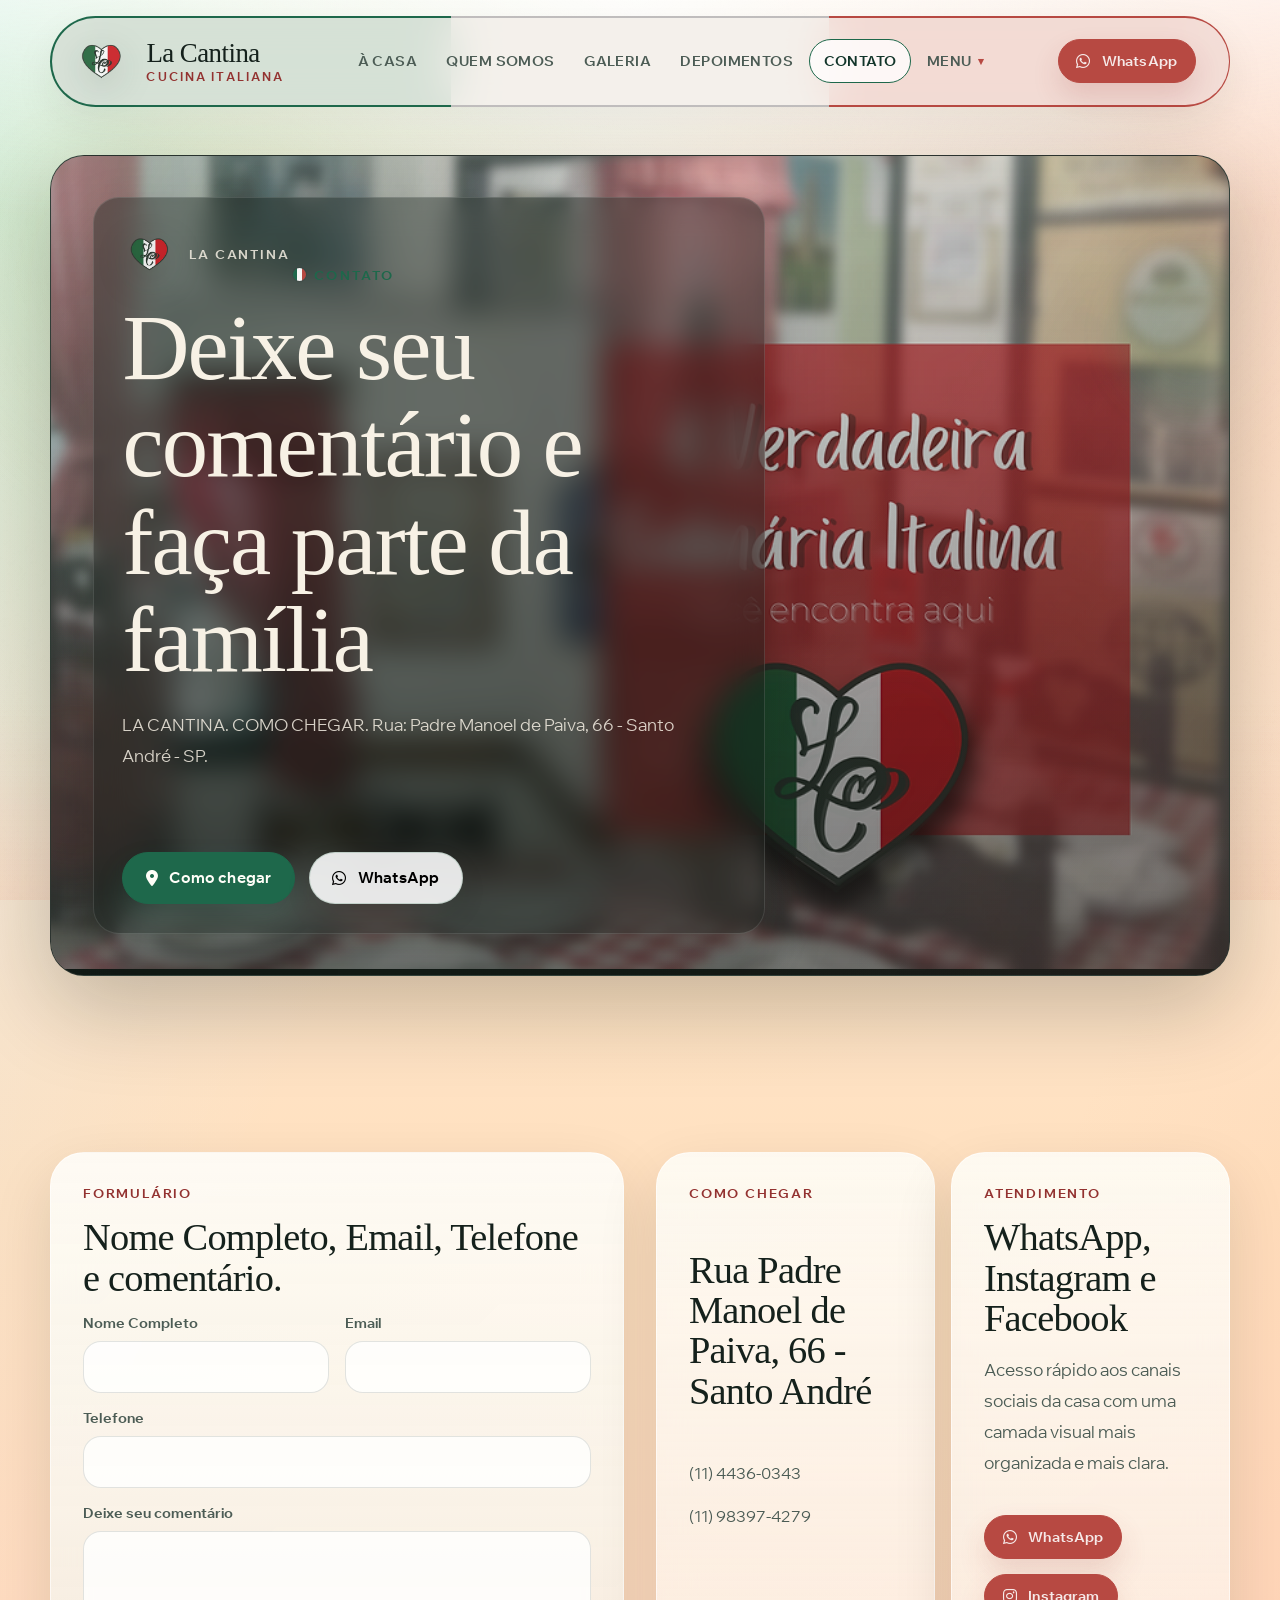
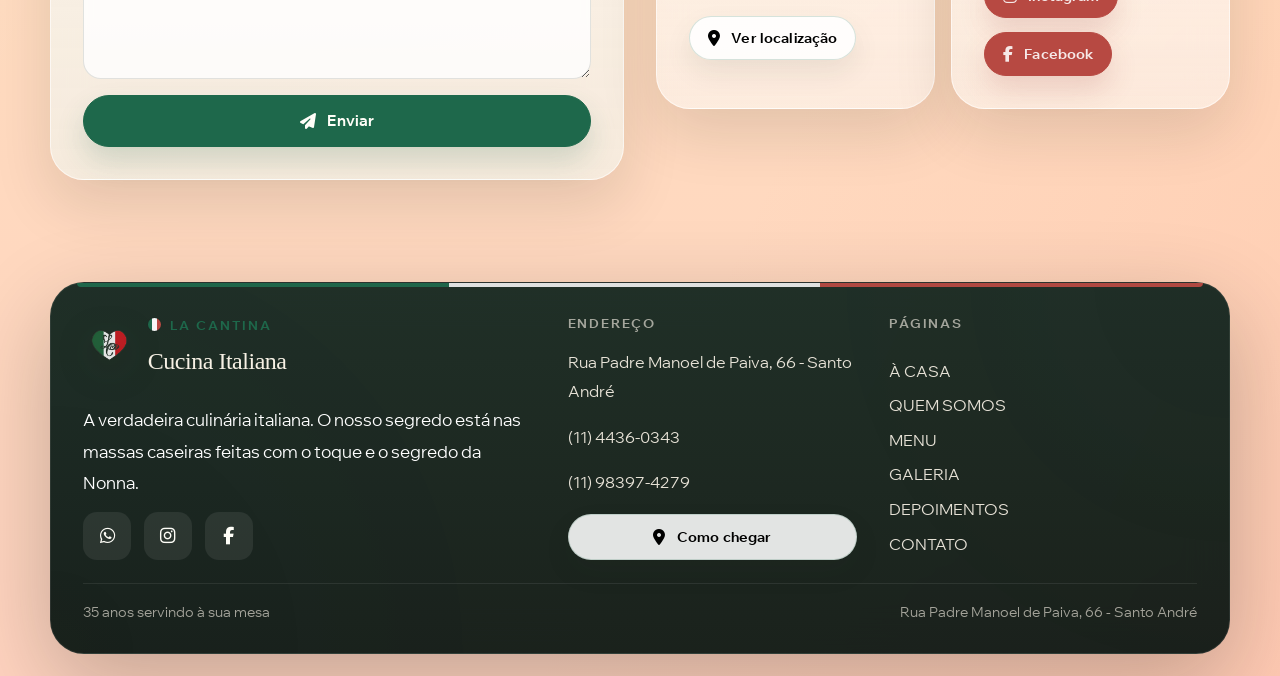
<file: contato/index.html>
<!DOCTYPE html>
<html lang="pt-BR">
<head>
  <meta charset="utf-8">
  <meta name="viewport" content="width=device-width, initial-scale=1">
  <title>CONTATO | La Cantina</title>
  <meta name="description" content="Contato, localização e canais diretos da La Cantina em Santo André.">
  <link rel="icon" sizes="192x192" href="../icons/favicon-192.png" type="image/png">
  <link rel="apple-touch-icon" href="../icons/apple-touch-icon.png" type="image/png">
  <link rel="shortcut icon" href="../icons/favicon-32.png" type="image/png">
  <link
    rel="stylesheet"
    href="https://cdnjs.cloudflare.com/ajax/libs/font-awesome/6.5.2/css/all.min.css"
    referrerpolicy="no-referrer"
  >
  <link rel="stylesheet" href="../css/main.css">
</head>
<body data-page="contato" data-root="../">
  <div class="page-shell">
    <header data-site-header></header>

    <main>
      <section class="page-hero section">
        <div class="container">
          <div class="page-hero__panel panel panel--dark">
            <div class="page-hero__visual" data-parallax data-speed="0.02">
              <img
                src="../images/hero-main.png"
                srcset="../images/hero-main.png 1x, ../images/hero-main@2x.png 2x"
                alt="Contato La Cantina"
                loading="eager"
              >
            </div>
            <div class="page-hero__veil"></div>
            <div class="page-hero__orbs">
              <span class="page-hero__orb page-hero__orb--green"></span>
              <span class="page-hero__orb page-hero__orb--red"></span>
            </div>
            <div class="page-hero__content">
              <div class="page-hero__brand" data-reveal>
                <img src="../icons/apple-touch-icon.png" alt="">
                <span>La Cantina</span>
              </div>
              <span class="eyebrow" data-reveal>Contato</span>
              <h1 class="page-hero__title" data-reveal>Deixe seu comentário e faça parte da família</h1>
              <p class="page-hero__copy" data-reveal>LA CANTINA. COMO CHEGAR. Rua: Padre Manoel de Paiva, 66 - Santo André - SP.</p>
              <div class="page-hero__stats" data-reveal>
                <span class="tag">(11) 4436-0343</span>
                <span class="tag tag--tint">(11) 98397-4279</span>
              </div>
              <div class="page-hero__actions" data-reveal>
                <a class="button button--primary" href="https://www.google.com.br/maps/place/Restaurante+La+Cantina/@-23.6536247,-46.5399554,17z/data=!3m1!4b1!4m5!3m4!1s0x94ce42ecd2a07e8b:0x69dd986731d73099!8m2!3d-23.6536492!4d-46.5355073" target="_blank" rel="noreferrer noopener">
                  <i class="fa-solid fa-location-dot" aria-hidden="true"></i>
                  <span>Como chegar</span>
                </a>
                <a class="button button--secondary" href="https://wa.me/+5511983974279" target="_blank" rel="noreferrer noopener">
                  <i class="fa-brands fa-whatsapp" aria-hidden="true"></i>
                  <span>WhatsApp</span>
                </a>
              </div>
            </div>
          </div>
        </div>
      </section>

      <section class="section">
        <div class="container contact-grid">
          <form class="comment-form panel panel--accent" data-comment-form data-reveal>
            <span class="info-card__label">Formulário</span>
            <h2 class="detail-card__title">Nome Completo, Email, Telefone e comentário.</h2>
            <div class="comment-form__grid">
              <div class="field">
                <label for="nome">Nome Completo</label>
                <input id="nome" name="nome" type="text" autocomplete="name" required>
              </div>
              <div class="field">
                <label for="email">Email</label>
                <input id="email" name="email" type="email" autocomplete="email" required>
              </div>
              <div class="field field--full">
                <label for="telefone">Telefone</label>
                <input id="telefone" name="telefone" type="tel" autocomplete="tel" required>
              </div>
              <div class="field field--full">
                <label for="comentario">Deixe seu comentário</label>
                <textarea id="comentario" name="comentario" required></textarea>
              </div>
            </div>
            <button class="button button--primary" type="submit">
              <i class="fa-solid fa-paper-plane" aria-hidden="true"></i>
              <span>Enviar</span>
            </button>
            <p class="form-note" data-form-note hidden>Agradecemos seu comentário.</p>
          </form>

          <div class="contact-stack">
            <article class="info-card panel" data-reveal>
              <span class="info-card__label">Como chegar</span>
              <h3 class="detail-card__title">Rua Padre Manoel de Paiva, 66 - Santo André</h3>
              <ul class="info-card__list">
                <li>(11) 4436-0343</li>
                <li>(11) 98397-4279</li>
              </ul>
              <div class="contact-actions">
                <a class="button button--secondary button--small" href="https://www.google.com.br/maps/place/Restaurante+La+Cantina/@-23.6536247,-46.5399554,17z/data=!3m1!4b1!4m5!3m4!1s0x94ce42ecd2a07e8b:0x69dd986731d73099!8m2!3d-23.6536492!4d-46.5355073" target="_blank" rel="noreferrer noopener">
                  <i class="fa-solid fa-location-dot" aria-hidden="true"></i>
                  <span>Ver localização</span>
                </a>
              </div>
            </article>

            <article class="info-card panel" data-reveal>
              <span class="info-card__label">Atendimento</span>
              <h3 class="detail-card__title">WhatsApp, Instagram e Facebook</h3>
              <p class="info-card__copy">Acesso rápido aos canais sociais da casa com uma camada visual mais organizada e mais clara.</p>
              <div class="contact-actions">
                <a class="button button--ghost button--small" href="https://wa.me/+5511983974279" target="_blank" rel="noreferrer noopener">
                  <i class="fa-brands fa-whatsapp" aria-hidden="true"></i>
                  <span>WhatsApp</span>
                </a>
                <a class="button button--ghost button--small" href="https://www.instagram.com/lacantina_cucinaitaliana/" target="_blank" rel="noreferrer noopener">
                  <i class="fa-brands fa-instagram" aria-hidden="true"></i>
                  <span>Instagram</span>
                </a>
                <a class="button button--ghost button--small" href="https://www.facebook.com/La-Cantina-Cuccina-Italiana-107710615327045" target="_blank" rel="noreferrer noopener">
                  <i class="fa-brands fa-facebook-f" aria-hidden="true"></i>
                  <span>Facebook</span>
                </a>
              </div>
            </article>
          </div>
        </div>
      </section>
    </main>

    <footer data-site-footer></footer>
  </div>

  <script src="../js/main.js" defer></script>
</body>
</html>
</file>
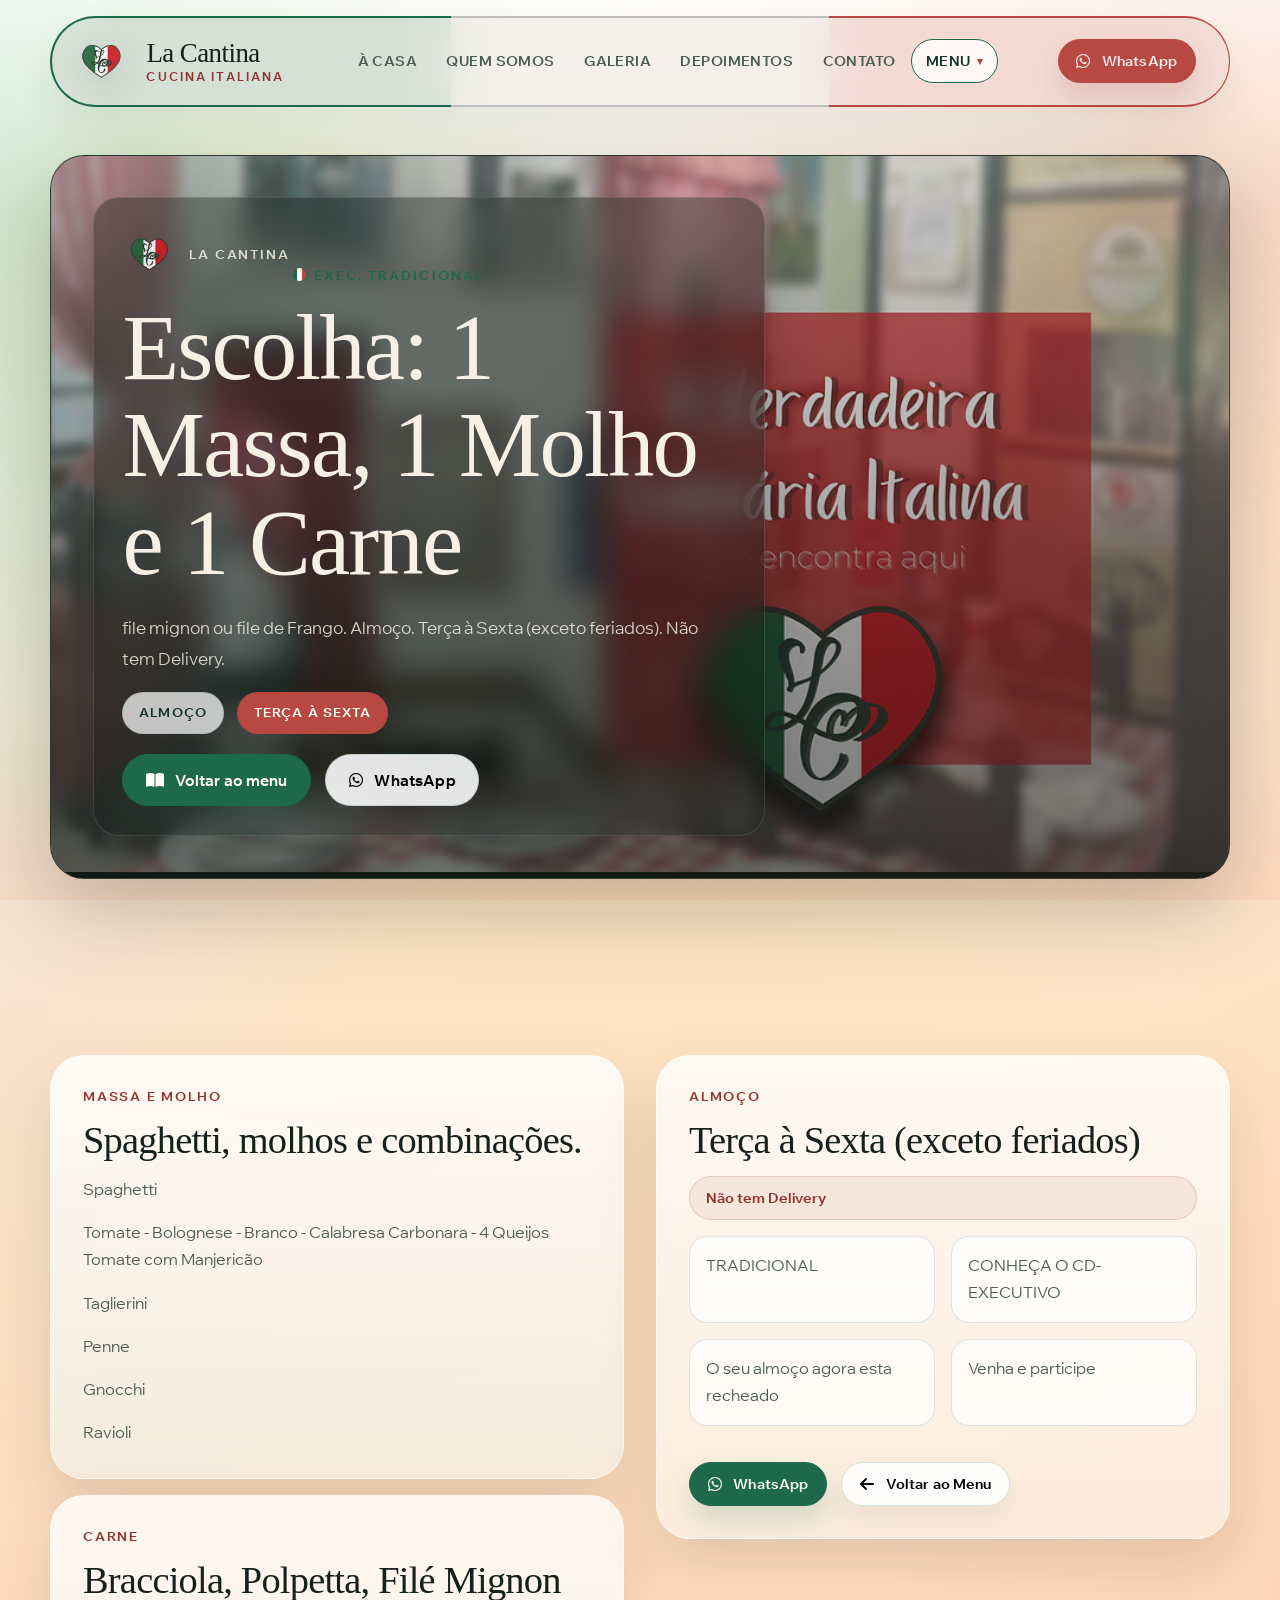
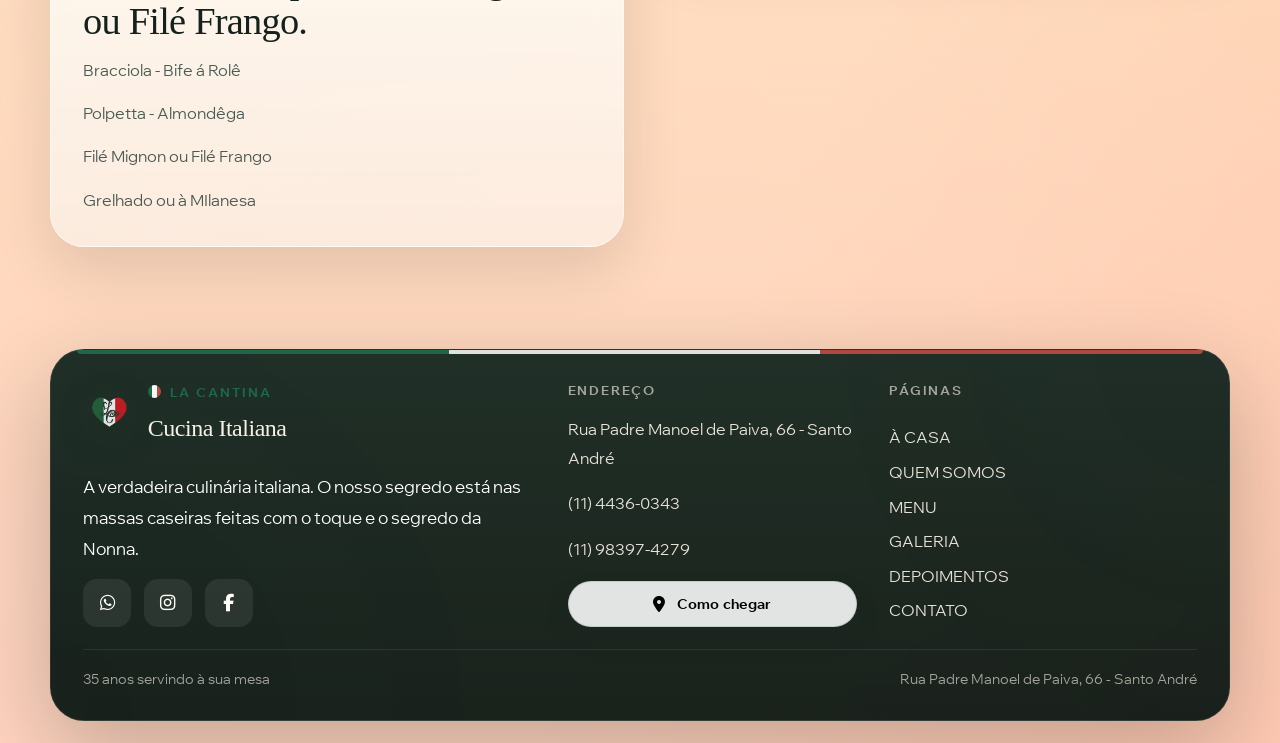
<file: executivotradicional/index.html>
<!DOCTYPE html>
<html lang="pt-BR">
<head>
  <meta charset="utf-8">
  <meta name="viewport" content="width=device-width, initial-scale=1">
  <title>Exec. Tradicional | La Cantina</title>
  <meta name="description" content="Cardápio Executivo Tradicional da La Cantina.">
  <link rel="icon" sizes="192x192" href="../icons/favicon-192.png" type="image/png">
  <link rel="apple-touch-icon" href="../icons/apple-touch-icon.png" type="image/png">
  <link rel="shortcut icon" href="../icons/favicon-32.png" type="image/png">
  <link
    rel="stylesheet"
    href="https://cdnjs.cloudflare.com/ajax/libs/font-awesome/6.5.2/css/all.min.css"
    referrerpolicy="no-referrer"
  >
  <link rel="stylesheet" href="../css/main.css">
</head>
<body data-page="executivotradicional" data-root="../">
  <div class="page-shell">
    <header data-site-header></header>

    <main>
      <section class="page-hero section">
        <div class="container">
          <div class="page-hero__panel panel panel--dark">
            <div class="page-hero__visual" data-parallax data-speed="0.02">
              <img
                src="../images/hero-main.png"
                srcset="../images/hero-main.png 1x, ../images/hero-main@2x.png 2x"
                alt="Executivo Tradicional"
                loading="eager"
              >
            </div>
            <div class="page-hero__veil"></div>
            <div class="page-hero__orbs">
              <span class="page-hero__orb page-hero__orb--green"></span>
              <span class="page-hero__orb page-hero__orb--red"></span>
            </div>
            <div class="page-hero__content">
              <div class="page-hero__brand" data-reveal>
                <img src="../icons/apple-touch-icon.png" alt="">
                <span>La Cantina</span>
              </div>
              <span class="eyebrow" data-reveal>Exec. Tradicional</span>
              <h1 class="page-hero__title" data-reveal>Escolha: 1 Massa, 1 Molho e 1 Carne</h1>
              <p class="page-hero__copy" data-reveal>file mignon ou file de Frango. Almoço. Terça à Sexta (exceto feriados). Não tem Delivery.</p>
              <div class="page-hero__stats" data-reveal>
                <span class="tag">Almoço</span>
                <span class="tag tag--tint">Terça à Sexta</span>
              </div>
              <div class="page-hero__actions" data-reveal>
                <a class="button button--primary" href="../menu/">
                  <i class="fa-solid fa-book-open" aria-hidden="true"></i>
                  <span>Voltar ao menu</span>
                </a>
                <a class="button button--secondary" href="https://wa.me/+5511983974279" target="_blank" rel="noreferrer noopener">
                  <i class="fa-brands fa-whatsapp" aria-hidden="true"></i>
                  <span>WhatsApp</span>
                </a>
              </div>
            </div>
          </div>
        </div>
      </section>

      <section class="section">
        <div class="container detail-grid">
          <div class="detail-stack">
            <article class="detail-card panel panel--accent" data-reveal>
              <span class="detail-card__kicker">Massa e Molho</span>
              <h2 class="detail-card__title">Spaghetti, molhos e combinações.</h2>
              <ul class="detail-list">
                <li>Spaghetti</li>
                <li>Tomate - Bolognese - Branco - Calabresa Carbonara - 4 Queijos Tomate com Manjericão</li>
                <li>Taglierini</li>
                <li>Penne</li>
                <li>Gnocchi</li>
                <li>Ravioli</li>
              </ul>
            </article>

            <article class="detail-card panel" data-reveal>
              <span class="detail-card__kicker">Carne</span>
              <h2 class="detail-card__title">Bracciola, Polpetta, Filé Mignon ou Filé Frango.</h2>
              <ul class="detail-list">
                <li>Bracciola - Bife á Rolê</li>
                <li>Polpetta - Almondêga</li>
                <li>Filé Mignon ou Filé Frango</li>
                <li>Grelhado ou à MIlanesa</li>
              </ul>
            </article>
          </div>

          <article class="detail-card panel" data-reveal>
            <span class="detail-card__kicker">Almoço</span>
            <h2 class="detail-card__title">Terça à Sexta (exceto feriados)</h2>
            <div class="detail-stack">
              <span class="notice">Não tem Delivery</span>
              <ul class="pill-list">
                <li>TRADICIONAL</li>
                <li>CONHEÇA O CD-EXECUTIVO</li>
                <li>O seu almoço agora esta recheado</li>
                <li>Venha e participe</li>
              </ul>
              <div class="contact-actions">
                <a class="button button--primary button--small" href="https://wa.me/+5511983974279" target="_blank" rel="noreferrer noopener">
                  <i class="fa-brands fa-whatsapp" aria-hidden="true"></i>
                  <span>WhatsApp</span>
                </a>
                <a class="button button--secondary button--small" href="../menu/">
                  <i class="fa-solid fa-arrow-left" aria-hidden="true"></i>
                  <span>Voltar ao Menu</span>
                </a>
              </div>
            </div>
          </article>
        </div>
      </section>
    </main>

    <footer data-site-footer></footer>
  </div>

  <script src="../js/main.js" defer></script>
</body>
</html>
</file>
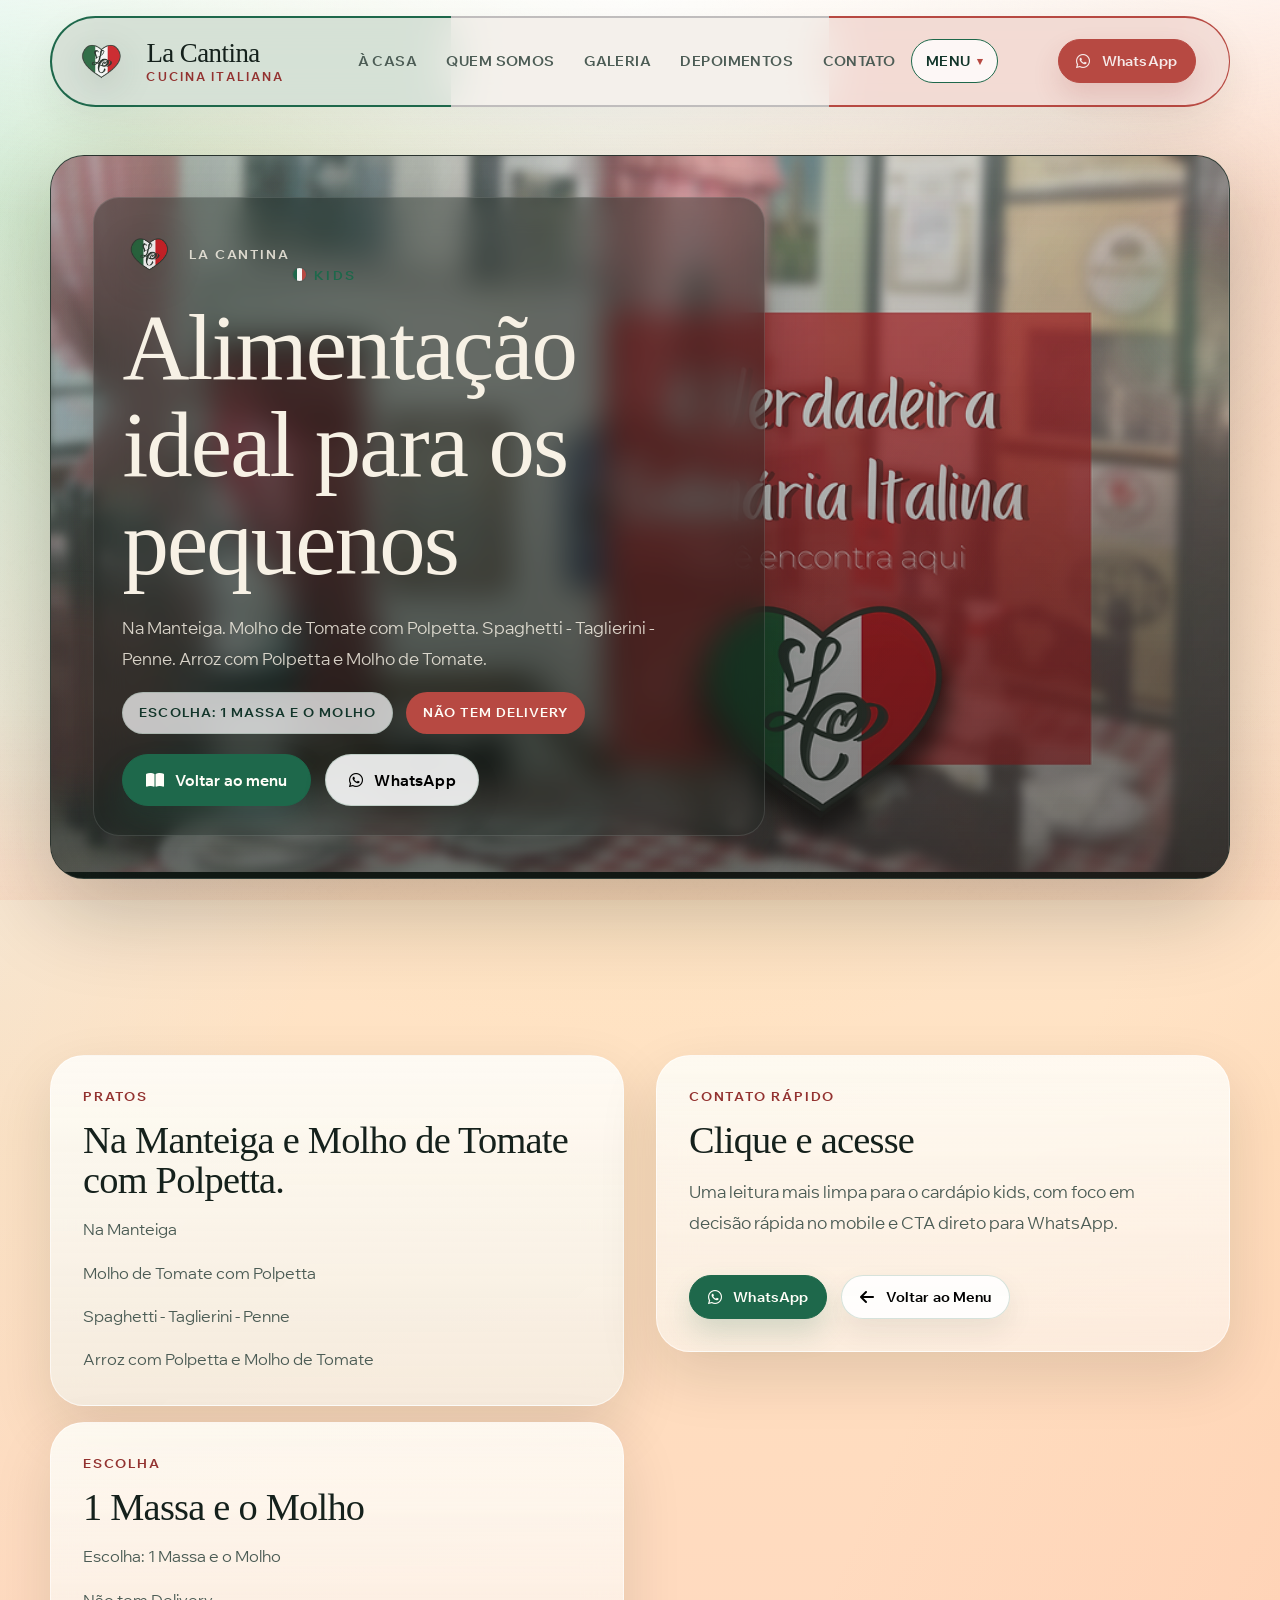
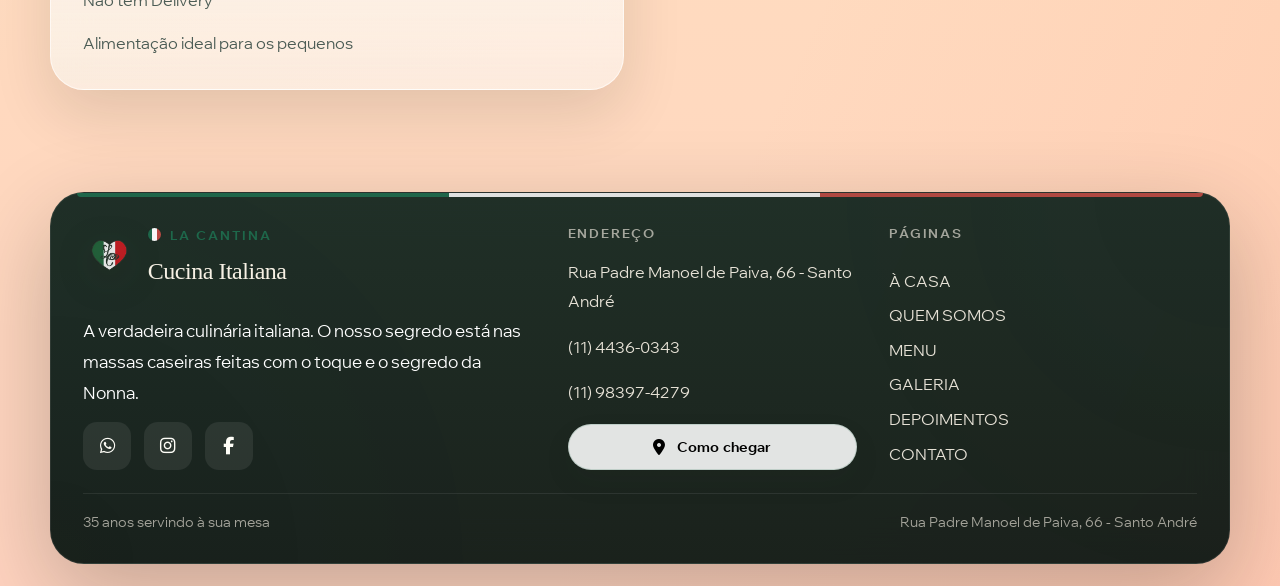
<file: kids/index.html>
<!DOCTYPE html>
<html lang="pt-BR">
<head>
  <meta charset="utf-8">
  <meta name="viewport" content="width=device-width, initial-scale=1">
  <title>Kids | La Cantina</title>
  <meta name="description" content="Cardápio Kids da La Cantina.">
  <link rel="icon" sizes="192x192" href="../icons/favicon-192.png" type="image/png">
  <link rel="apple-touch-icon" href="../icons/apple-touch-icon.png" type="image/png">
  <link rel="shortcut icon" href="../icons/favicon-32.png" type="image/png">
  <link
    rel="stylesheet"
    href="https://cdnjs.cloudflare.com/ajax/libs/font-awesome/6.5.2/css/all.min.css"
    referrerpolicy="no-referrer"
  >
  <link rel="stylesheet" href="../css/main.css">
</head>
<body data-page="kids" data-root="../">
  <div class="page-shell">
    <header data-site-header></header>

    <main>
      <section class="page-hero section">
        <div class="container">
          <div class="page-hero__panel panel panel--dark">
            <div class="page-hero__visual" data-parallax data-speed="0.02">
              <img
                src="../images/hero-main.png"
                srcset="../images/hero-main.png 1x, ../images/hero-main@2x.png 2x"
                alt="Cardápio Kids"
                loading="eager"
              >
            </div>
            <div class="page-hero__veil"></div>
            <div class="page-hero__orbs">
              <span class="page-hero__orb page-hero__orb--green"></span>
              <span class="page-hero__orb page-hero__orb--red"></span>
            </div>
            <div class="page-hero__content">
              <div class="page-hero__brand" data-reveal>
                <img src="../icons/apple-touch-icon.png" alt="">
                <span>La Cantina</span>
              </div>
              <span class="eyebrow" data-reveal>Kids</span>
              <h1 class="page-hero__title" data-reveal>Alimentação ideal para os pequenos</h1>
              <p class="page-hero__copy" data-reveal>Na Manteiga. Molho de Tomate com Polpetta. Spaghetti - Taglierini - Penne. Arroz com Polpetta e Molho de Tomate.</p>
              <div class="page-hero__stats" data-reveal>
                <span class="tag">Escolha: 1 Massa e o Molho</span>
                <span class="tag tag--tint">Não tem Delivery</span>
              </div>
              <div class="page-hero__actions" data-reveal>
                <a class="button button--primary" href="../menu/">
                  <i class="fa-solid fa-book-open" aria-hidden="true"></i>
                  <span>Voltar ao menu</span>
                </a>
                <a class="button button--secondary" href="https://wa.me/+5511983974279" target="_blank" rel="noreferrer noopener">
                  <i class="fa-brands fa-whatsapp" aria-hidden="true"></i>
                  <span>WhatsApp</span>
                </a>
              </div>
            </div>
          </div>
        </div>
      </section>

      <section class="section">
        <div class="container detail-grid">
          <div class="detail-stack">
            <article class="detail-card panel panel--accent" data-reveal>
              <span class="detail-card__kicker">Pratos</span>
              <h2 class="detail-card__title">Na Manteiga e Molho de Tomate com Polpetta.</h2>
              <ul class="detail-list">
                <li>Na Manteiga</li>
                <li>Molho de Tomate com Polpetta</li>
                <li>Spaghetti - Taglierini - Penne</li>
                <li>Arroz com Polpetta e Molho de Tomate</li>
              </ul>
            </article>

            <article class="detail-card panel" data-reveal>
              <span class="detail-card__kicker">Escolha</span>
              <h2 class="detail-card__title">1 Massa e o Molho</h2>
              <ul class="detail-list">
                <li>Escolha: 1 Massa e o Molho</li>
                <li>Não tem Delivery</li>
                <li>Alimentação ideal para os pequenos</li>
              </ul>
            </article>
          </div>

          <article class="detail-card panel" data-reveal>
            <span class="detail-card__kicker">Contato rápido</span>
            <h2 class="detail-card__title">Clique e acesse</h2>
            <div class="detail-stack">
              <p class="section-copy">Uma leitura mais limpa para o cardápio kids, com foco em decisão rápida no mobile e CTA direto para WhatsApp.</p>
              <div class="contact-actions">
                <a class="button button--primary button--small" href="https://wa.me/+5511983974279" target="_blank" rel="noreferrer noopener">
                  <i class="fa-brands fa-whatsapp" aria-hidden="true"></i>
                  <span>WhatsApp</span>
                </a>
                <a class="button button--secondary button--small" href="../menu/">
                  <i class="fa-solid fa-arrow-left" aria-hidden="true"></i>
                  <span>Voltar ao Menu</span>
                </a>
              </div>
            </div>
          </article>
        </div>
      </section>
    </main>

    <footer data-site-footer></footer>
  </div>

  <script src="../js/main.js" defer></script>
</body>
</html>
</file>
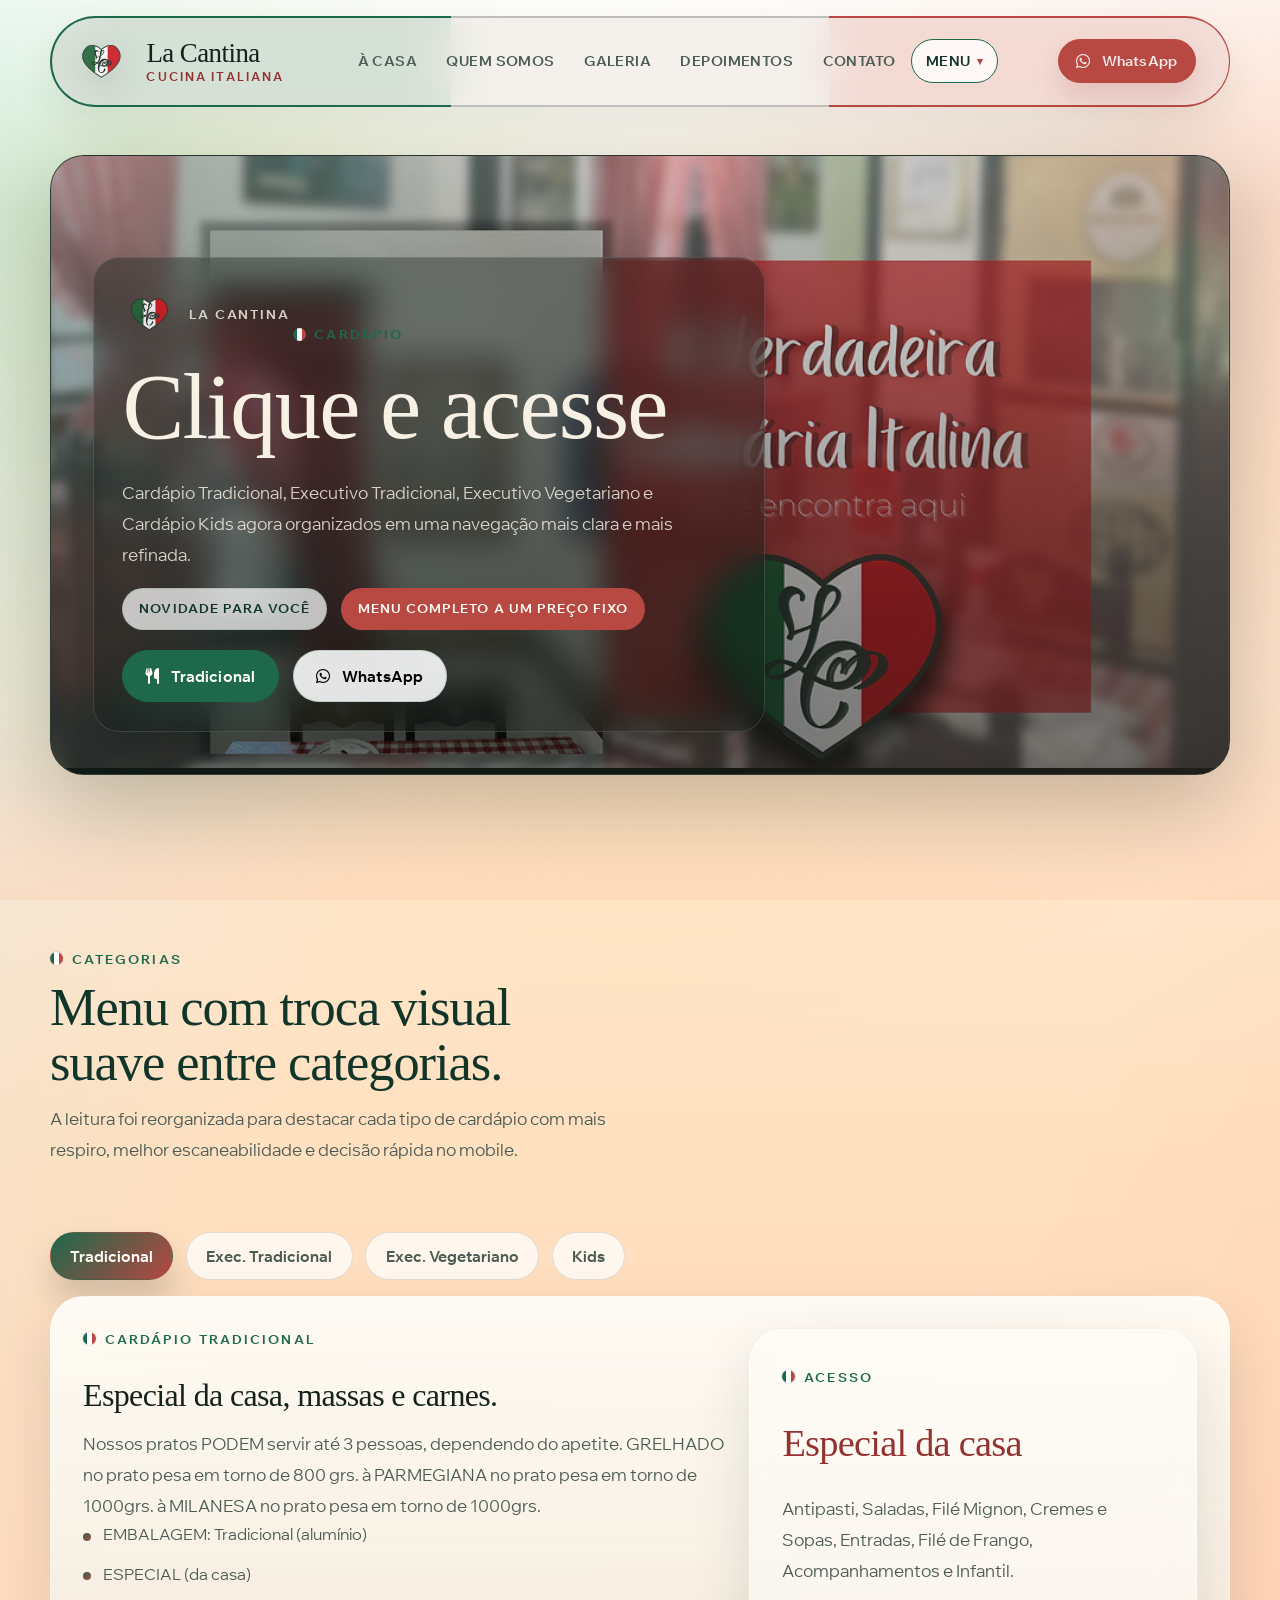
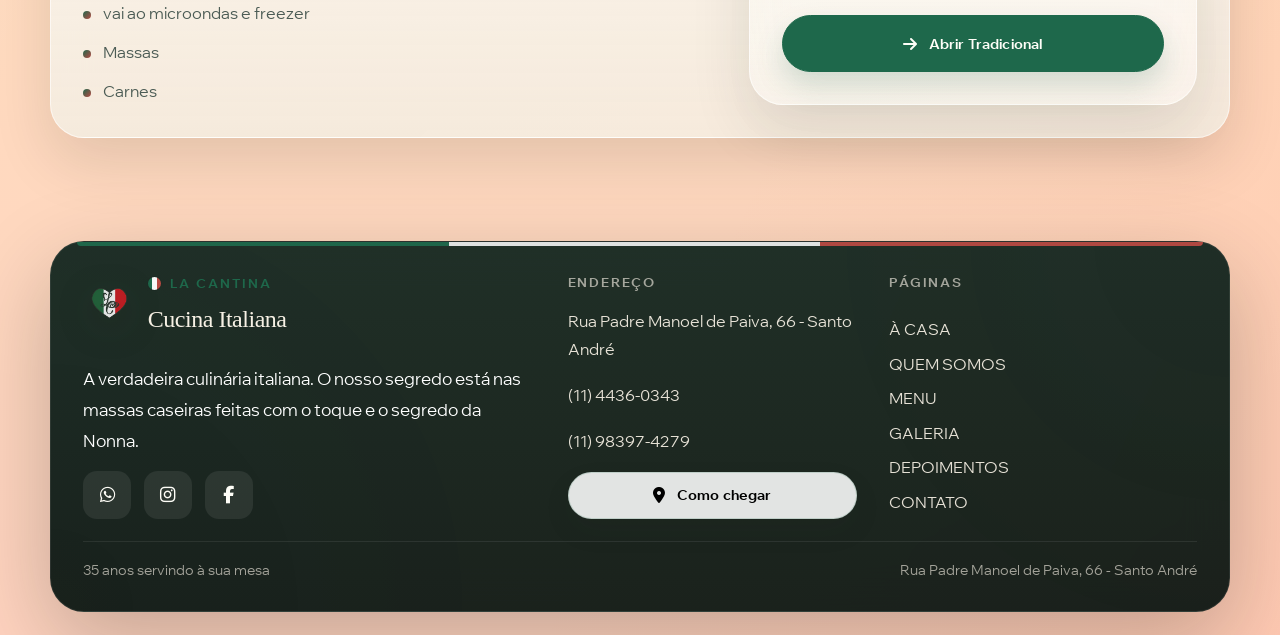
<file: menu/index.html>
<!DOCTYPE html>
<html lang="pt-BR">
<head>
  <meta charset="utf-8">
  <meta name="viewport" content="width=device-width, initial-scale=1">
  <title>CARDÁPIO | La Cantina</title>
  <meta
    name="description"
    content="Cardápio Tradicional, Executivo Tradicional, Executivo Vegetariano e Cardápio Kids da La Cantina."
  >
  <link rel="icon" sizes="192x192" href="../icons/favicon-192.png" type="image/png">
  <link rel="apple-touch-icon" href="../icons/apple-touch-icon.png" type="image/png">
  <link rel="shortcut icon" href="../icons/favicon-32.png" type="image/png">
  <link
    rel="stylesheet"
    href="https://cdnjs.cloudflare.com/ajax/libs/font-awesome/6.5.2/css/all.min.css"
    referrerpolicy="no-referrer"
  >
  <link rel="stylesheet" href="../css/main.css">
</head>
<body data-page="menu" data-root="../">
  <div class="page-shell">
    <header data-site-header></header>

    <main>
      <section class="page-hero section">
        <div class="container">
          <div class="page-hero__panel panel panel--dark">
            <div class="page-hero__visual" data-parallax data-speed="0.02">
              <img
                src="../images/hero-main.png"
                srcset="../images/hero-main.png 1x, ../images/hero-main@2x.png 2x"
                alt="Cardápio La Cantina"
                loading="eager"
              >
            </div>
            <div class="page-hero__veil"></div>
            <div class="page-hero__orbs">
              <span class="page-hero__orb page-hero__orb--green"></span>
              <span class="page-hero__orb page-hero__orb--red"></span>
            </div>
            <div class="page-hero__content">
              <div class="page-hero__brand" data-reveal>
                <img src="../icons/apple-touch-icon.png" alt="">
                <span>La Cantina</span>
              </div>
              <span class="eyebrow" data-reveal>Cardápio</span>
              <h1 class="page-hero__title" data-reveal>Clique e acesse</h1>
              <p class="page-hero__copy" data-reveal>
                Cardápio Tradicional, Executivo Tradicional, Executivo Vegetariano e Cardápio Kids agora organizados em uma navegação mais clara e mais refinada.
              </p>
              <div class="page-hero__stats" data-reveal>
                <span class="tag">Novidade para você</span>
                <span class="tag tag--tint">Menu completo a um preço fixo</span>
              </div>
              <div class="page-hero__actions" data-reveal>
                <a class="button button--primary" href="../tradicional/">
                  <i class="fa-solid fa-utensils" aria-hidden="true"></i>
                  <span>Tradicional</span>
                </a>
                <a class="button button--secondary" href="https://wa.me/+5511983974279" target="_blank" rel="noreferrer noopener">
                  <i class="fa-brands fa-whatsapp" aria-hidden="true"></i>
                  <span>WhatsApp</span>
                </a>
              </div>
            </div>
          </div>
        </div>
      </section>

      <section class="section">
        <div class="container tab-shell">
          <div class="section-header">
            <div class="section-header__content" data-reveal>
              <span class="eyebrow">Categorias</span>
              <h2 class="section-title">Menu com troca visual suave entre categorias.</h2>
              <p class="section-copy">
                A leitura foi reorganizada para destacar cada tipo de cardápio com mais respiro, melhor escaneabilidade e decisão rápida no mobile.
              </p>
            </div>
          </div>

          <div class="tab-controls" data-tablist data-tab-group="menu" data-reveal>
            <button class="tab-button" type="button" data-tab-target="tradicional" aria-selected="true">Tradicional</button>
            <button class="tab-button" type="button" data-tab-target="exec-tradicional" aria-selected="false">Exec. Tradicional</button>
            <button class="tab-button" type="button" data-tab-target="exec-vegetariano" aria-selected="false">Exec. Vegetariano</button>
            <button class="tab-button" type="button" data-tab-target="kids" aria-selected="false">Kids</button>
          </div>

          <div class="tab-panels">
            <article class="tab-panel panel panel--accent is-active" data-tab-panel="menu" data-tab-name="tradicional">
              <div class="tab-panel__body">
                <span class="eyebrow">Cardápio Tradicional</span>
                <h3 class="tab-panel__title">Especial da casa, massas e carnes.</h3>
                <p class="section-copy">
                  Nossos pratos PODEM servir até 3 pessoas, dependendo do apetite. GRELHADO no prato pesa em torno de 800 grs. à PARMEGIANA no prato pesa em torno de 1000grs. à MILANESA no prato pesa em torno de 1000grs.
                </p>
                <ul class="tab-panel__list">
                  <li>EMBALAGEM: Tradicional (alumínio)</li>
                  <li>ESPECIAL (da casa)</li>
                  <li>vai ao microondas e freezer</li>
                  <li>Massas</li>
                  <li>Carnes</li>
                </ul>
              </div>
              <aside class="promo-card panel">
                <span class="eyebrow">Acesso</span>
                <h3 class="promo-card__headline">Especial da casa</h3>
                <p class="promo-card__copy">
                  Antipasti, Saladas, Filé Mignon, Cremes e Sopas, Entradas, Filé de Frango, Acompanhamentos e Infantil.
                </p>
                <a class="button button--primary button--small" href="../tradicional/">
                  <i class="fa-solid fa-arrow-right" aria-hidden="true"></i>
                  <span>Abrir Tradicional</span>
                </a>
              </aside>
            </article>

            <article class="tab-panel panel panel--accent" data-tab-panel="menu" data-tab-name="exec-tradicional">
              <div class="tab-panel__body">
                <span class="eyebrow">Exec. Tradicional</span>
                <h3 class="tab-panel__title">Almoço de terça à sexta.</h3>
                <p class="section-copy">
                  Escolha: 1 Massa, 1 Molho e 1 Carne (file mignon ou file de Frango). Massa e Molho. Carne. Não tem Delivery.
                </p>
                <ul class="tab-panel__list">
                  <li>Spaghetti</li>
                  <li>Tomate - Bolognese - Branco - Calabresa Carbonara - 4 Queijos Tomate com Manjericão</li>
                  <li>Bracciola - Bife á Rolê</li>
                  <li>Polpetta - Almondêga</li>
                  <li>Filé Mignon ou Filé Frango</li>
                </ul>
              </div>
              <aside class="promo-card panel">
                <span class="eyebrow">Almoço</span>
                <h3 class="promo-card__headline">Terça à Sexta</h3>
                <p class="promo-card__copy">
                  TRADICIONAL. CONHEÇA O CD-EXECUTIVO. O seu almoço agora esta recheado. Venha e participe.
                </p>
                <a class="button button--primary button--small" href="../executivotradicional/">
                  <i class="fa-solid fa-arrow-right" aria-hidden="true"></i>
                  <span>Abrir Exec. Tradicional</span>
                </a>
              </aside>
            </article>

            <article class="tab-panel panel panel--accent" data-tab-panel="menu" data-tab-name="exec-vegetariano">
              <div class="tab-panel__body">
                <span class="eyebrow">Exec. Vegetariano</span>
                <h3 class="tab-panel__title">Massas e molhos com leitura limpa.</h3>
                <p class="section-copy">
                  Escolha: 1 Massa e 1 Molho. Massa e Molho. Almoço. Terça à Sexta (exceto feriados). Não tem Delivery.
                </p>
                <ul class="tab-panel__list">
                  <li>Spaghetti</li>
                  <li>Taglierini</li>
                  <li>Penne</li>
                  <li>Alho e Óleo com Brócolis</li>
                  <li>Na Manteiga com Salsinha picada</li>
                  <li>Molho de Tomate com Manjericão</li>
                  <li>Molho Branco com Salsinha</li>
                </ul>
              </div>
              <aside class="promo-card panel">
                <span class="eyebrow">Vegetariano</span>
                <h3 class="promo-card__headline">CONHEÇA O CD-EXECUTIVO</h3>
                <p class="promo-card__copy">O seu almoço agora esta recheado. Venha e participe.</p>
                <a class="button button--primary button--small" href="../vegetariano/">
                  <i class="fa-solid fa-arrow-right" aria-hidden="true"></i>
                  <span>Abrir Exec. Vegetariano</span>
                </a>
              </aside>
            </article>

            <article class="tab-panel panel panel--accent" data-tab-panel="menu" data-tab-name="kids">
              <div class="tab-panel__body">
                <span class="eyebrow">Kids</span>
                <h3 class="tab-panel__title">Alimentação ideal para os pequenos.</h3>
                <p class="section-copy">
                  Na Manteiga. Molho de Tomate com Polpetta. Spaghetti - Taglierini - Penne. Arroz com Polpetta e Molho de Tomate. Escolha: 1 Massa e o Molho. Não tem Delivery.
                </p>
                <ul class="tab-panel__list">
                  <li>Na Manteiga</li>
                  <li>Molho de Tomate com Polpetta</li>
                  <li>Spaghetti - Taglierini - Penne</li>
                  <li>Arroz com Polpetta e Molho de Tomate</li>
                  <li>Alimentação ideal para os pequenos</li>
                </ul>
              </div>
              <aside class="promo-card panel">
                <span class="eyebrow">Kids</span>
                <h3 class="promo-card__headline">Clique e acesse</h3>
                <p class="promo-card__copy">Uma versão mais confortável para toque, leitura e decisão rápida no mobile.</p>
                <a class="button button--primary button--small" href="../kids/">
                  <i class="fa-solid fa-arrow-right" aria-hidden="true"></i>
                  <span>Abrir Kids</span>
                </a>
              </aside>
            </article>
          </div>
        </div>
      </section>
    </main>

    <footer data-site-footer></footer>
  </div>

  <script src="../js/main.js" defer></script>
</body>
</html>
</file>
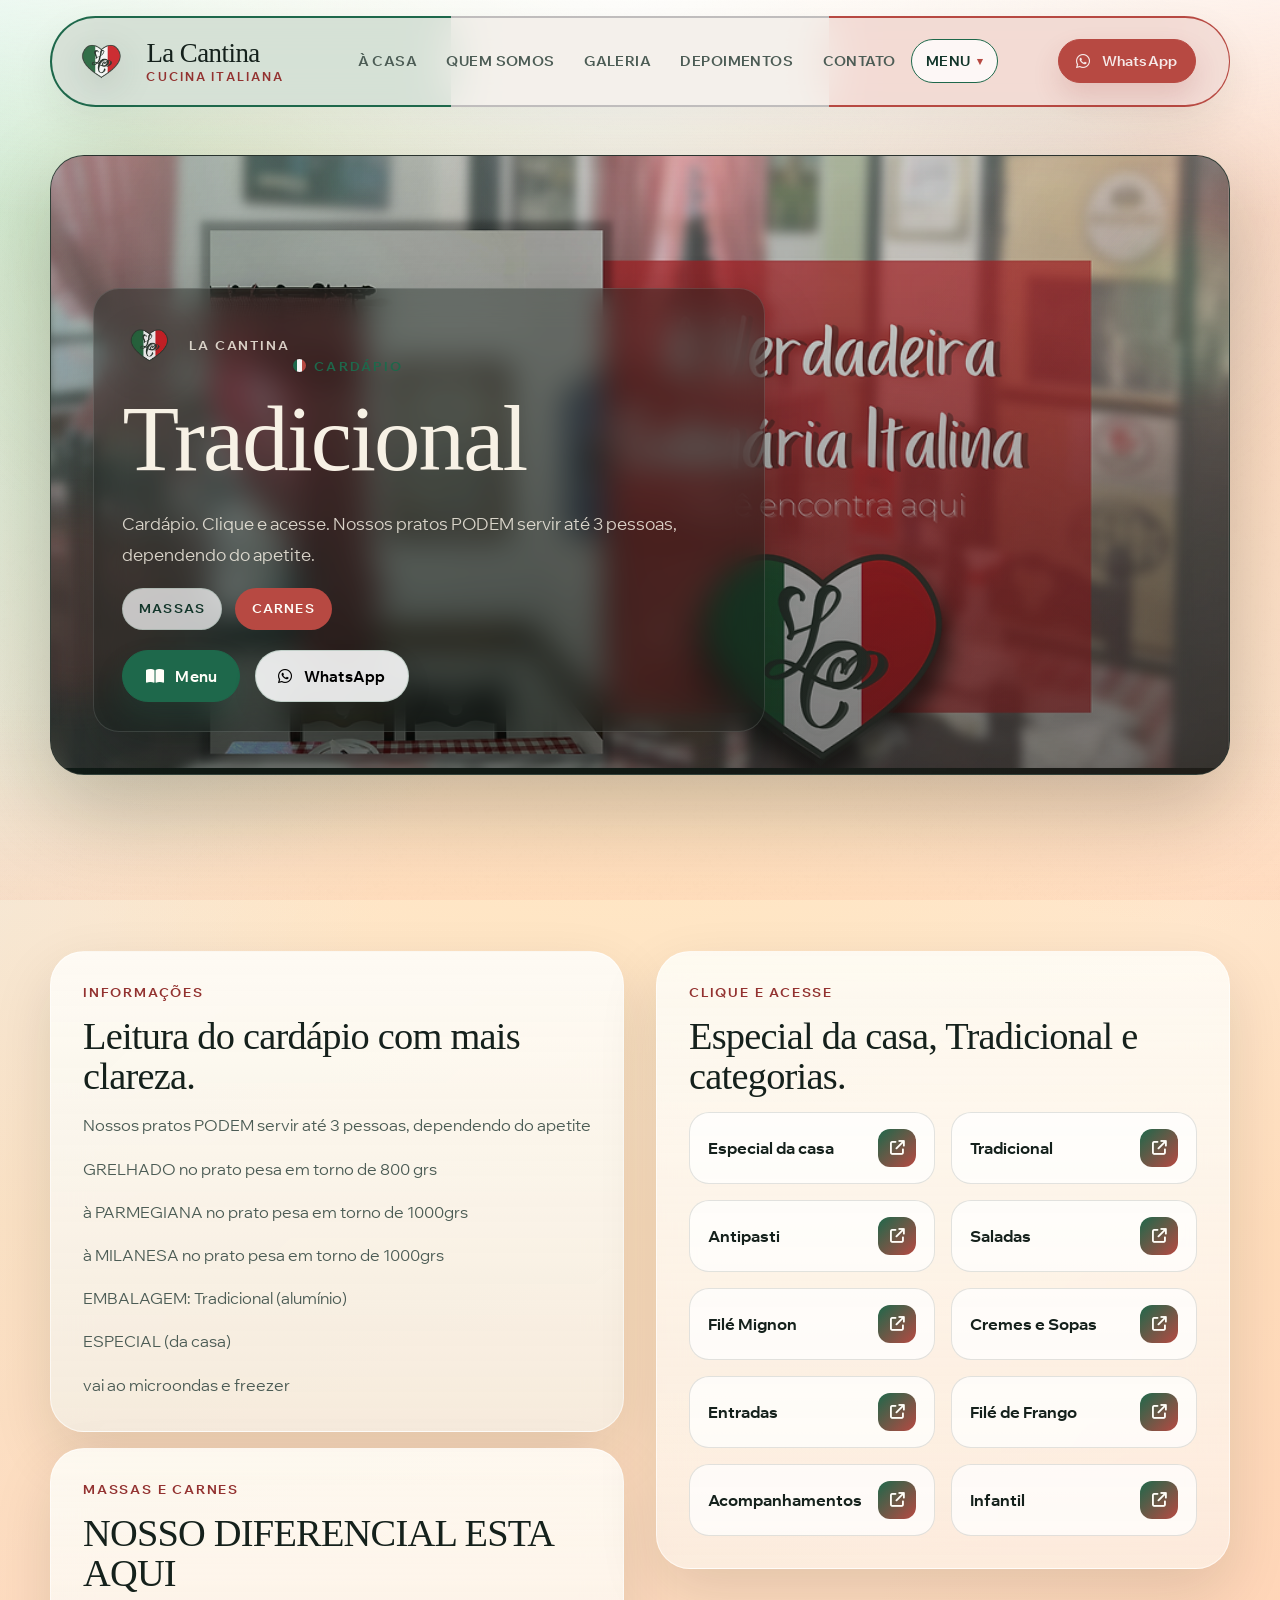
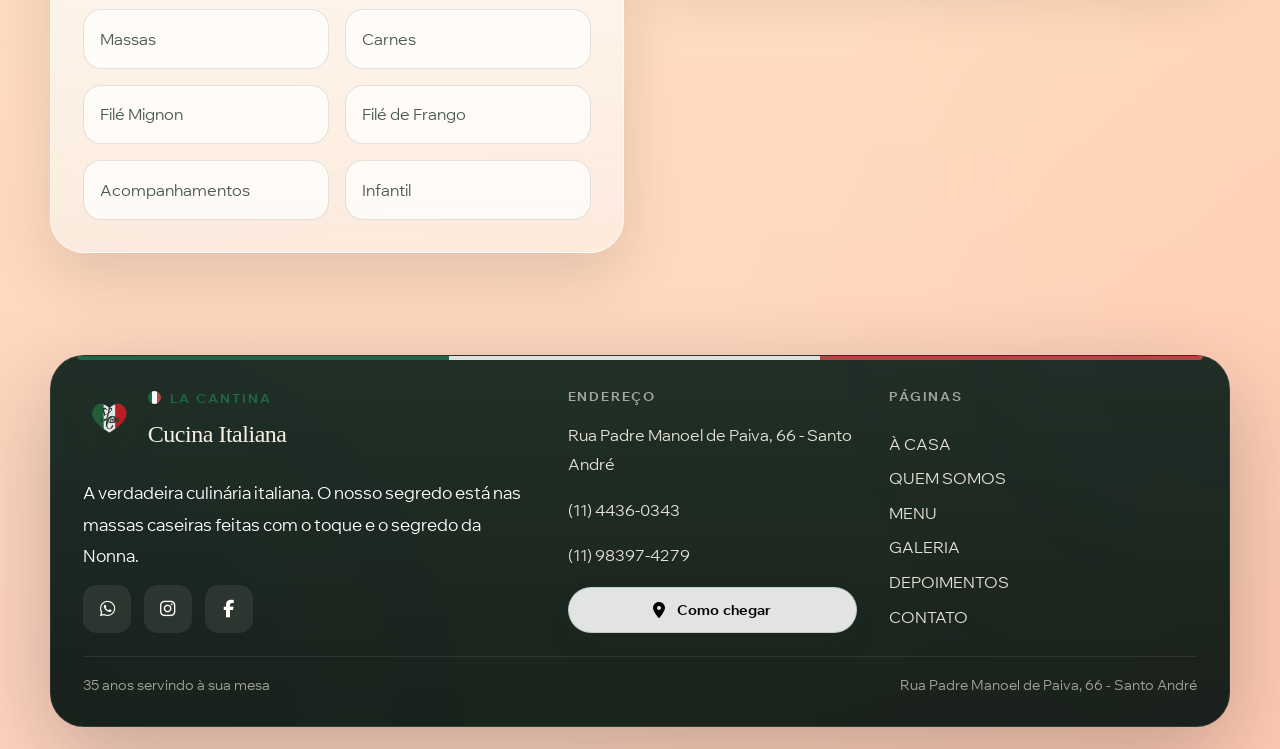
<file: tradicional/index.html>
<!DOCTYPE html>
<html lang="pt-BR">
<head>
  <meta charset="utf-8">
  <meta name="viewport" content="width=device-width, initial-scale=1">
  <title>Cardápio Tradicional | La Cantina</title>
  <meta name="description" content="Cardápio Tradicional da La Cantina com massas, carnes, saladas, antipasti e mais.">
  <link rel="icon" sizes="192x192" href="../icons/favicon-192.png" type="image/png">
  <link rel="apple-touch-icon" href="../icons/apple-touch-icon.png" type="image/png">
  <link rel="shortcut icon" href="../icons/favicon-32.png" type="image/png">
  <link
    rel="stylesheet"
    href="https://cdnjs.cloudflare.com/ajax/libs/font-awesome/6.5.2/css/all.min.css"
    referrerpolicy="no-referrer"
  >
  <link rel="stylesheet" href="../css/main.css">
</head>
<body data-page="tradicional" data-root="../">
  <div class="page-shell">
    <header data-site-header></header>

    <main>
      <section class="page-hero section">
        <div class="container">
          <div class="page-hero__panel panel panel--dark">
            <div class="page-hero__visual" data-parallax data-speed="0.02">
              <img
                src="../images/hero-main.png"
                srcset="../images/hero-main.png 1x, ../images/hero-main@2x.png 2x"
                alt="Cardápio Tradicional"
                loading="eager"
              >
            </div>
            <div class="page-hero__veil"></div>
            <div class="page-hero__orbs">
              <span class="page-hero__orb page-hero__orb--green"></span>
              <span class="page-hero__orb page-hero__orb--red"></span>
            </div>
            <div class="page-hero__content">
              <div class="page-hero__brand" data-reveal>
                <img src="../icons/apple-touch-icon.png" alt="">
                <span>La Cantina</span>
              </div>
              <span class="eyebrow" data-reveal>Cardápio</span>
              <h1 class="page-hero__title" data-reveal>Tradicional</h1>
              <p class="page-hero__copy" data-reveal>Cardápio. Clique e acesse. Nossos pratos PODEM servir até 3 pessoas, dependendo do apetite.</p>
              <div class="page-hero__stats" data-reveal>
                <span class="tag">Massas</span>
                <span class="tag tag--tint">Carnes</span>
              </div>
              <div class="page-hero__actions" data-reveal>
                <a class="button button--primary" href="../menu/">
                  <i class="fa-solid fa-book-open" aria-hidden="true"></i>
                  <span>Menu</span>
                </a>
                <a class="button button--secondary" href="https://wa.me/+5511983974279" target="_blank" rel="noreferrer noopener">
                  <i class="fa-brands fa-whatsapp" aria-hidden="true"></i>
                  <span>WhatsApp</span>
                </a>
              </div>
            </div>
          </div>
        </div>
      </section>

      <section class="section">
        <div class="container detail-grid">
          <div class="detail-stack">
            <article class="detail-card panel panel--accent" data-reveal>
              <span class="detail-card__kicker">Informações</span>
              <h2 class="detail-card__title">Leitura do cardápio com mais clareza.</h2>
              <ul class="detail-list">
                <li>Nossos pratos PODEM servir até 3 pessoas, dependendo do apetite</li>
                <li>GRELHADO no prato pesa em torno de 800 grs</li>
                <li>à PARMEGIANA no prato pesa em torno de 1000grs</li>
                <li>à MILANESA no prato pesa em torno de 1000grs</li>
                <li>EMBALAGEM: Tradicional (alumínio)</li>
                <li>ESPECIAL (da casa)</li>
                <li>vai ao microondas e freezer</li>
              </ul>
            </article>

            <article class="detail-card panel" data-reveal>
              <span class="detail-card__kicker">Massas e Carnes</span>
              <h2 class="detail-card__title">NOSSO DIFERENCIAL ESTA AQUI</h2>
              <ul class="pill-list">
                <li>Massas</li>
                <li>Carnes</li>
                <li>Filé Mignon</li>
                <li>Filé de Frango</li>
                <li>Acompanhamentos</li>
                <li>Infantil</li>
              </ul>
            </article>
          </div>

          <article class="detail-card panel" data-reveal>
            <span class="detail-card__kicker">Clique e acesse</span>
            <h2 class="detail-card__title">Especial da casa, Tradicional e categorias.</h2>
            <div class="link-grid">
              <a class="link-card" href="https://www.canva.com/design/DAEoIVmZZXA/8v3URStlwePis4fNiGNbFg/view?website=" target="_blank" rel="noreferrer noopener">
                <span class="link-card__title">Especial da casa</span>
                <span class="link-card__icon"><i class="fa-solid fa-arrow-up-right-from-square" aria-hidden="true"></i></span>
              </a>
              <a class="link-card" href="https://www.canva.com/design/DAEoH21O8-4/2Vw3KXKQH-8sN0nKeQussQ/view?website=" target="_blank" rel="noreferrer noopener">
                <span class="link-card__title">Tradicional</span>
                <span class="link-card__icon"><i class="fa-solid fa-arrow-up-right-from-square" aria-hidden="true"></i></span>
              </a>
              <a class="link-card" href="https://www.canva.com/design/DAEn4zNwQcg/oF-ifMiw7Us1aYRQDvu5aA/view?website=" target="_blank" rel="noreferrer noopener">
                <span class="link-card__title">Antipasti</span>
                <span class="link-card__icon"><i class="fa-solid fa-arrow-up-right-from-square" aria-hidden="true"></i></span>
              </a>
              <a class="link-card" href="https://www.canva.com/design/DAEn9q8S3Vw/3JYOZyQQc11X6-0HpV7Xrw/view?website=" target="_blank" rel="noreferrer noopener">
                <span class="link-card__title">Saladas</span>
                <span class="link-card__icon"><i class="fa-solid fa-arrow-up-right-from-square" aria-hidden="true"></i></span>
              </a>
              <a class="link-card" href="https://www.canva.com/design/DAEpJ3Q-BV8/7HeTlq243I_WWG75oBlz8Q/view?website=" target="_blank" rel="noreferrer noopener">
                <span class="link-card__title">Filé Mignon</span>
                <span class="link-card__icon"><i class="fa-solid fa-arrow-up-right-from-square" aria-hidden="true"></i></span>
              </a>
              <a class="link-card" href="https://www.canva.com/design/DAFHV2pjGfM/XPQEOCaHz0omhepElz-3ow/view?website=" target="_blank" rel="noreferrer noopener">
                <span class="link-card__title">Cremes e Sopas</span>
                <span class="link-card__icon"><i class="fa-solid fa-arrow-up-right-from-square" aria-hidden="true"></i></span>
              </a>
              <a class="link-card" href="https://www.canva.com/design/DAEn8dCj35g/0jTYFjqyP9wfYrncngy7qw/view?website=" target="_blank" rel="noreferrer noopener">
                <span class="link-card__title">Entradas</span>
                <span class="link-card__icon"><i class="fa-solid fa-arrow-up-right-from-square" aria-hidden="true"></i></span>
              </a>
              <a class="link-card" href="https://www.canva.com/design/DAFHVr7UgEE/upKEMUitIXWJBipseOunBg/view?website=" target="_blank" rel="noreferrer noopener">
                <span class="link-card__title">Filé de Frango</span>
                <span class="link-card__icon"><i class="fa-solid fa-arrow-up-right-from-square" aria-hidden="true"></i></span>
              </a>
              <a class="link-card" href="https://www.canva.com/design/DAEoM6io76U/qvA8M36I_eEiYiok74HGDQ/view?website=" target="_blank" rel="noreferrer noopener">
                <span class="link-card__title">Acompanhamentos</span>
                <span class="link-card__icon"><i class="fa-solid fa-arrow-up-right-from-square" aria-hidden="true"></i></span>
              </a>
              <a class="link-card" href="https://www.canva.com/design/DAFM_Oid4Uo/L7nHaegP6K_7_OnSz3apIA/view?website=" target="_blank" rel="noreferrer noopener">
                <span class="link-card__title">Infantil</span>
                <span class="link-card__icon"><i class="fa-solid fa-arrow-up-right-from-square" aria-hidden="true"></i></span>
              </a>
            </div>
          </article>
        </div>
      </section>
    </main>

    <footer data-site-footer></footer>
  </div>

  <script src="../js/main.js" defer></script>
</body>
</html>
</file>
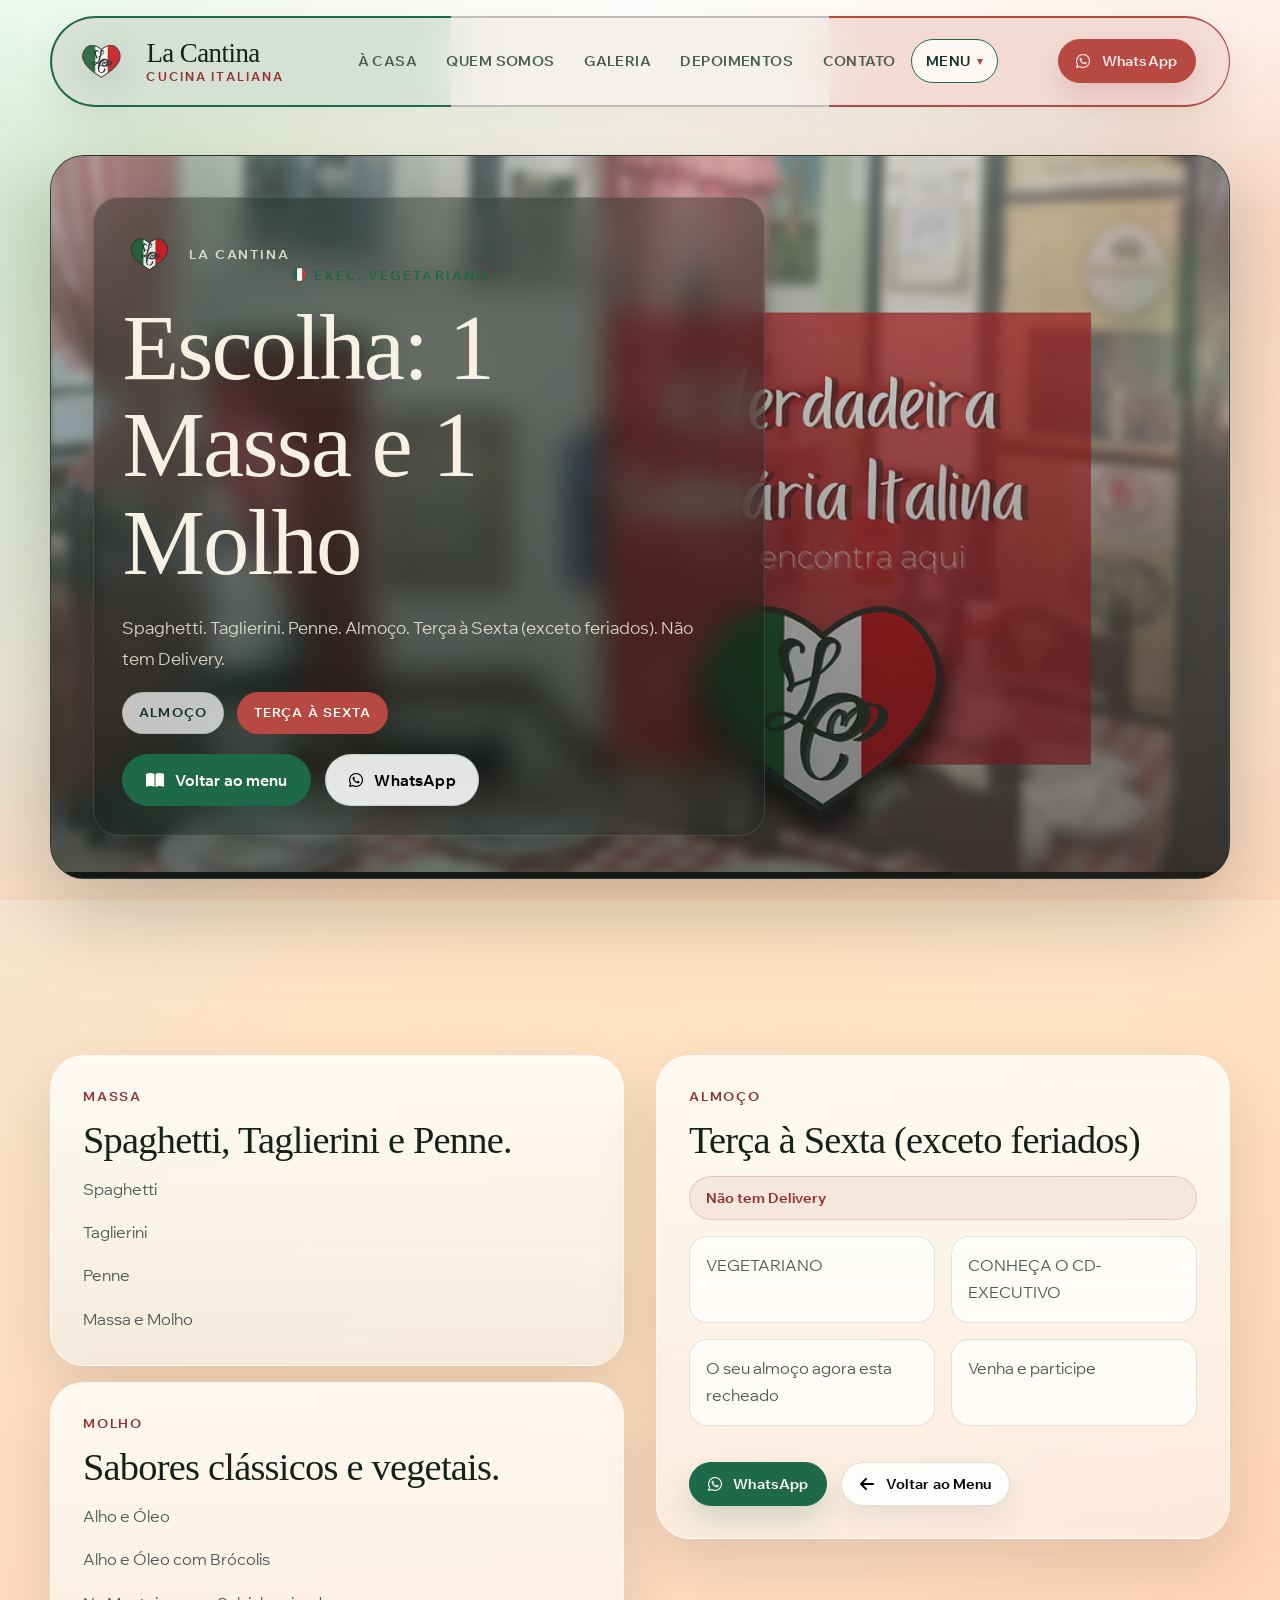
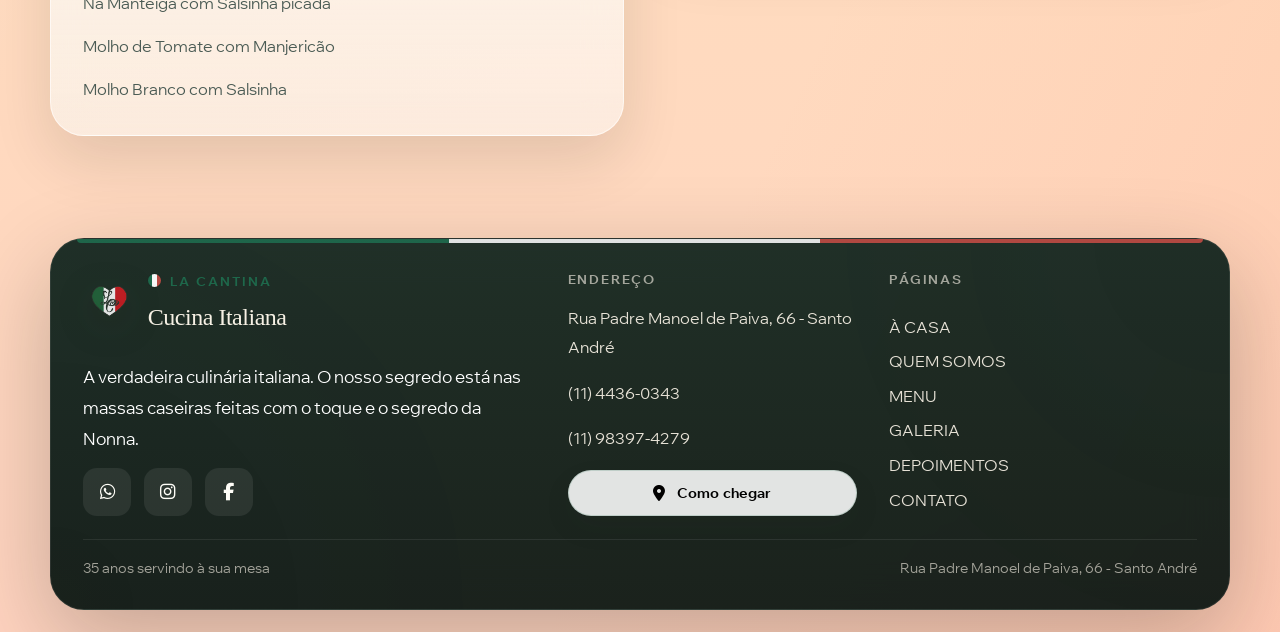
<file: vegetariano/index.html>
<!DOCTYPE html>
<html lang="pt-BR">
<head>
  <meta charset="utf-8">
  <meta name="viewport" content="width=device-width, initial-scale=1">
  <title>Exec. Vegetariano | La Cantina</title>
  <meta name="description" content="Cardápio Executivo Vegetariano da La Cantina.">
  <link rel="icon" sizes="192x192" href="../icons/favicon-192.png" type="image/png">
  <link rel="apple-touch-icon" href="../icons/apple-touch-icon.png" type="image/png">
  <link rel="shortcut icon" href="../icons/favicon-32.png" type="image/png">
  <link
    rel="stylesheet"
    href="https://cdnjs.cloudflare.com/ajax/libs/font-awesome/6.5.2/css/all.min.css"
    referrerpolicy="no-referrer"
  >
  <link rel="stylesheet" href="../css/main.css">
</head>
<body data-page="vegetariano" data-root="../">
  <div class="page-shell">
    <header data-site-header></header>

    <main>
      <section class="page-hero section">
        <div class="container">
          <div class="page-hero__panel panel panel--dark">
            <div class="page-hero__visual" data-parallax data-speed="0.02">
              <img
                src="../images/hero-main.png"
                srcset="../images/hero-main.png 1x, ../images/hero-main@2x.png 2x"
                alt="Executivo Vegetariano"
                loading="eager"
              >
            </div>
            <div class="page-hero__veil"></div>
            <div class="page-hero__orbs">
              <span class="page-hero__orb page-hero__orb--green"></span>
              <span class="page-hero__orb page-hero__orb--red"></span>
            </div>
            <div class="page-hero__content">
              <div class="page-hero__brand" data-reveal>
                <img src="../icons/apple-touch-icon.png" alt="">
                <span>La Cantina</span>
              </div>
              <span class="eyebrow" data-reveal>Exec. Vegetariano</span>
              <h1 class="page-hero__title" data-reveal>Escolha: 1 Massa e 1 Molho</h1>
              <p class="page-hero__copy" data-reveal>Spaghetti. Taglierini. Penne. Almoço. Terça à Sexta (exceto feriados). Não tem Delivery.</p>
              <div class="page-hero__stats" data-reveal>
                <span class="tag">Almoço</span>
                <span class="tag tag--tint">Terça à Sexta</span>
              </div>
              <div class="page-hero__actions" data-reveal>
                <a class="button button--primary" href="../menu/">
                  <i class="fa-solid fa-book-open" aria-hidden="true"></i>
                  <span>Voltar ao menu</span>
                </a>
                <a class="button button--secondary" href="https://wa.me/+5511983974279" target="_blank" rel="noreferrer noopener">
                  <i class="fa-brands fa-whatsapp" aria-hidden="true"></i>
                  <span>WhatsApp</span>
                </a>
              </div>
            </div>
          </div>
        </div>
      </section>

      <section class="section">
        <div class="container detail-grid">
          <div class="detail-stack">
            <article class="detail-card panel panel--accent" data-reveal>
              <span class="detail-card__kicker">Massa</span>
              <h2 class="detail-card__title">Spaghetti, Taglierini e Penne.</h2>
              <ul class="detail-list">
                <li>Spaghetti</li>
                <li>Taglierini</li>
                <li>Penne</li>
                <li>Massa e Molho</li>
              </ul>
            </article>

            <article class="detail-card panel" data-reveal>
              <span class="detail-card__kicker">Molho</span>
              <h2 class="detail-card__title">Sabores clássicos e vegetais.</h2>
              <ul class="detail-list">
                <li>Alho e Óleo</li>
                <li>Alho e Óleo com Brócolis</li>
                <li>Na Manteiga com Salsinha picada</li>
                <li>Molho de Tomate com Manjericão</li>
                <li>Molho Branco com Salsinha</li>
              </ul>
            </article>
          </div>

          <article class="detail-card panel" data-reveal>
            <span class="detail-card__kicker">Almoço</span>
            <h2 class="detail-card__title">Terça à Sexta (exceto feriados)</h2>
            <div class="detail-stack">
              <span class="notice">Não tem Delivery</span>
              <ul class="pill-list">
                <li>VEGETARIANO</li>
                <li>CONHEÇA O CD-EXECUTIVO</li>
                <li>O seu almoço agora esta recheado</li>
                <li>Venha e participe</li>
              </ul>
              <div class="contact-actions">
                <a class="button button--primary button--small" href="https://wa.me/+5511983974279" target="_blank" rel="noreferrer noopener">
                  <i class="fa-brands fa-whatsapp" aria-hidden="true"></i>
                  <span>WhatsApp</span>
                </a>
                <a class="button button--secondary button--small" href="../menu/">
                  <i class="fa-solid fa-arrow-left" aria-hidden="true"></i>
                  <span>Voltar ao Menu</span>
                </a>
              </div>
            </div>
          </article>
        </div>
      </section>
    </main>

    <footer data-site-footer></footer>
  </div>

  <script src="../js/main.js" defer></script>
</body>
</html>
</file>
<file: css/main.css>
@font-face {
  font-family: "Madefor LC";
  src: url("../fonts/WixMadeforDisplay_W_Rg.9d488db0.woff") format("woff");
  font-style: normal;
  font-weight: 400;
  font-display: swap;
}

@font-face {
  font-family: "Madefor LC";
  src: url("../fonts/WixMadeforDisplay_W_Bd.a701b2c3.woff") format("woff");
  font-style: normal;
  font-weight: 700;
  font-display: swap;
}

:root {
  --white: #fffdf7;
  --paper: #f2ecdf;
  --cream: #e8dac3;
  --bg-ivory: #fffaf2;
  --bg-peach: #ffe0bf;
  --bg-coral: #ff9670;
  --bg-mango: #ffd86a;
  --bg-mint: #78d8a3;
  --bg-sky: #bfe9ff;
  --green-900: #12352a;
  --green-700: #1e684b;
  --green-500: #2f8a62;
  --red-800: #7f2626;
  --red-700: #933230;
  --red-500: #b74942;
  --ink: #15211c;
  --ink-soft: #4c5c55;
  --line: rgba(21, 33, 28, 0.12);
  --line-strong: rgba(21, 33, 28, 0.2);
  --surface: rgba(255, 252, 246, 0.78);
  --surface-strong: rgba(255, 252, 246, 0.92);
  --surface-dark: rgba(17, 27, 22, 0.9);
  --shadow-soft: 0 24px 60px rgba(15, 24, 20, 0.12);
  --shadow-strong: 0 30px 90px rgba(10, 16, 13, 0.24);
  --radius-xl: 34px;
  --radius-lg: 24px;
  --radius-md: 18px;
  --radius-sm: 12px;
  --container: min(1180px, calc(100vw - 40px));
  --font-sans: "Madefor LC", "Segoe UI", sans-serif;
  --font-serif: "Palatino Linotype", "Book Antiqua", Baskerville, Georgia, serif;
  --transition: 240ms cubic-bezier(0.22, 1, 0.36, 1);
  --header-height: 86px;
  --hero-meta-space: 1.1rem;
}

*,
*::before,
*::after {
  box-sizing: border-box;
}

html {
  scroll-behavior: smooth;
}

body {
  margin: 0;
  min-height: 100vh;
  font-family: var(--font-sans);
  color: var(--ink);
  background:
    radial-gradient(circle at 0% 0%, rgba(120, 216, 163, 0.34), transparent 34%),
    radial-gradient(circle at 100% 0%, rgba(255, 150, 112, 0.36), transparent 35%),
    radial-gradient(circle at 50% 14%, rgba(255, 216, 106, 0.28), transparent 38%),
    linear-gradient(115deg, rgba(191, 233, 255, 0.28) 0%, rgba(255, 255, 255, 0) 34%, rgba(255, 255, 255, 0) 68%, rgba(255, 150, 112, 0.16) 100%),
    linear-gradient(180deg, var(--bg-ivory) 0%, var(--bg-peach) 52%, #ffd3bf 100%);
}

body::before {
  content: "";
  position: fixed;
  inset: 0;
  z-index: -2;
  pointer-events: none;
  opacity: 0.035;
  background: url("../assets/patterns/iron-pattern.png") center / 320px repeat;
  mix-blend-mode: multiply;
}

body::after {
  content: "";
  position: fixed;
  inset: 0;
  z-index: -1;
  pointer-events: none;
  background:
    linear-gradient(180deg, rgba(255, 255, 255, 0.68), transparent 24%, transparent 78%, rgba(255, 164, 128, 0.14)),
    radial-gradient(circle at 50% 0%, rgba(255, 255, 255, 0.78), transparent 48%),
    radial-gradient(circle at 20% 24%, rgba(255, 216, 106, 0.16), transparent 30%),
    radial-gradient(circle at 82% 20%, rgba(191, 233, 255, 0.18), transparent 28%);
}

img {
  display: block;
  max-width: 100%;
}

a {
  color: inherit;
  text-decoration: none;
}

button,
input,
textarea {
  font: inherit;
}

button {
  border: 0;
  background: transparent;
  cursor: pointer;
}

.page-shell {
  position: relative;
  overflow: clip;
}

.container {
  width: var(--container);
  margin-inline: auto;
}

.section {
  padding: clamp(4.5rem, 8vw, 7rem) 0;
}

.section--compact {
  padding: clamp(3rem, 6vw, 4.4rem) 0;
}

.panel {
  position: relative;
  border: 1px solid rgba(255, 255, 255, 0.58);
  border-radius: var(--radius-xl);
  background:
    linear-gradient(180deg, rgba(255, 252, 246, 0.9), rgba(255, 250, 244, 0.62)),
    linear-gradient(135deg, rgba(30, 104, 75, 0.05), rgba(183, 73, 66, 0.05));
  box-shadow: var(--shadow-soft);
  backdrop-filter: blur(18px);
}

.panel--dark::before {
  content: "";
  position: absolute;
  top: 0;
  left: 26px;
  right: 26px;
  height: 4px;
  border-radius: 0 0 999px 999px;
  background: linear-gradient(90deg, var(--green-700) 0 33%, rgba(255, 255, 255, 0.9) 33% 66%, var(--red-500) 66% 100%);
  opacity: 0.95;
}

.panel--dark {
  color: #f7f1e5;
  border-color: rgba(255, 255, 255, 0.08);
  background:
    linear-gradient(180deg, rgba(18, 37, 30, 0.94), rgba(12, 22, 18, 0.94)),
    radial-gradient(circle at top right, rgba(183, 73, 66, 0.24), transparent 36%),
    radial-gradient(circle at bottom left, rgba(47, 138, 98, 0.2), transparent 40%);
  box-shadow: var(--shadow-strong);
}

.panel--accent {
  background:
    linear-gradient(180deg, rgba(255, 252, 246, 0.96), rgba(246, 239, 227, 0.84)),
    linear-gradient(135deg, rgba(30, 104, 75, 0.09), rgba(183, 73, 66, 0.08));
}

.section-header {
  display: flex;
  align-items: center;
  justify-content: space-between;
  gap: clamp(1rem, 3vw, 2rem);
  margin-bottom: clamp(2rem, 4vw, 3.2rem);
}

.section-header__content {
  display: grid;
  align-content: center;
  gap: 0.8rem;
  max-width: 48rem;
}

.section-header__content .eyebrow {
  margin-bottom: 0;
}

.section-header__content .section-copy {
  max-width: 38rem;
}

.eyebrow {
  display: inline-flex;
  align-items: center;
  gap: 0.55rem;
  margin-bottom: 1rem;
  color: var(--green-700);
  font-size: 0.82rem;
  font-weight: 700;
  letter-spacing: 0.16em;
  text-transform: uppercase;
}

.eyebrow::before {
  content: "";
  width: 13px;
  height: 13px;
  border-radius: 999px;
  background: linear-gradient(90deg, var(--green-700) 0 33%, rgba(255, 255, 255, 0.96) 33% 66%, var(--red-500) 66% 100%);
  box-shadow: 0 0 0 1px rgba(21, 33, 28, 0.08);
}

.section-title,
.hero__title,
.page-hero__title,
.brand__name,
.detail-card__title,
.footer__title,
.hero__badge-title,
.quote-card__title,
.promo-card__headline,
.tab-panel__title {
  margin: 0;
  font-family: var(--font-serif);
  font-weight: 400;
  letter-spacing: -0.02em;
  line-height: 1.05;
}

.section-title {
  color: var(--green-900);
  max-width: 20ch;
  font-size: clamp(2.1rem, 4.1vw, 3.55rem);
  text-wrap: balance;
}

.section-copy,
.hero__lead,
.page-hero__copy,
.content-copy p,
.info-card__copy,
.detail-card__copy,
.footer__copy,
.promo-card__copy {
  margin: 0;
  color: var(--ink-soft);
  font-size: clamp(1rem, 1.45vw, 1.08rem);
  line-height: 1.8;
}

.footer__copy{
  color: white;
}
.tag {
  display: inline-flex;
  align-items: center;
  justify-content: center;
  max-width: 100%;
  min-height: 38px;
  padding: 0.7rem 1rem;
  border: 1px solid rgba(30, 104, 75, 0.14);
  border-radius: 999px;
  background: rgba(255, 255, 255, 0.72);
  color: var(--green-900);
  font-size: 0.82rem;
  font-weight: 700;
  line-height: 1.35;
  letter-spacing: 0.08em;
  text-align: center;
  text-transform: uppercase;
  text-wrap: balance;
  backdrop-filter: blur(14px);
}

.tag--tint {
  border-color: transparent;
  background: var(--red-500);
  color: #fffdf7;
}

.button {
  display: inline-flex;
  align-items: center;
  justify-content: center;
  gap: 0.72rem;
  min-height: 52px;
  padding: 0.9rem 1.4rem;
  border: 1px solid transparent;
  border-radius: 999px;
  font-size: 0.96rem;
  font-weight: 700;
  letter-spacing: 0.01em;
  transition:
    transform var(--transition),
    box-shadow var(--transition),
    background-color var(--transition),
    color var(--transition),
    border-color var(--transition);
}

.button i {
  font-size: 1rem;
}

.button:hover,
.button:focus-visible {
  transform: translateY(-2px);
}

.button:focus-visible,
.nav-link:focus-visible,
.tab-button:focus-visible,
.gallery-card:focus-visible,
.social-link:focus-visible,
.link-card:focus-visible {
  outline: 2px solid rgba(47, 138, 98, 0.28);
  outline-offset: 3px;
}

.button--primary {
  color: #fffef8;
  border-color: var(--green-700);
  background: var(--green-700);
  box-shadow: 0 14px 28px rgba(30, 104, 75, 0.18);
  
}

.button--secondary {
  color: #000000;
  border-color: rgba(30, 104, 75, 0.18);
  background: #ffffffe0;
  box-shadow: 0 12px 28px rgba(21, 33, 28, 0.08);
}

.button--ghost {
  color: #ffffffe0;
  border-color: var(--red-500);
  background: var(--red-500);
  box-shadow: 0 14px 28px rgba(147, 50, 48, 0.16);
}

#whatsapp-link{
  color: #fffef8;
  border-color: var(--green-700);
  background: var(--green-700);
  box-shadow: 0 14px 28px rgba(30, 104, 75, 0.18);
  min-width: 100%;
}

.button--small {
  min-height: 44px;
  padding: 0.72rem 1.1rem;
  font-size: 0.88rem;
}

.site-header {
  position: sticky;
  top: 0;
  z-index: 40;
  padding: 1rem 0 0;
}

.site-header__bar {
  position: relative;
  isolation: isolate;
  display: grid;
  grid-template-columns: auto 1fr auto auto;
  align-items: center;
  gap: 1rem;
  min-height: var(--header-height);
  padding: 0.9rem 1.15rem 0.9rem 1.25rem;
  overflow: visible;
  border-radius: 999px;
  background: linear-gradient(90deg, var(--green-700) 0 34%, rgba(189, 186, 186, 0.96) 34% 66%, var(--red-500) 66% 100%);
  box-shadow: 0 18px 40px rgba(21, 33, 28, 0.08);
}

.site-header__bar::before {
  content: "";
  position: absolute;
  inset: 1.5px;
  border-radius: inherit;
  background: rgba(255, 252, 246, 0.82);
  backdrop-filter: blur(24px) saturate(1.04);
  z-index: 0;
}

.site-header__bar > * {
  position: relative;
  z-index: 1;
}

.site-header.is-scrolled .site-header__bar {
  box-shadow: 0 24px 46px rgba(21, 33, 28, 0.14);
}

.site-header.is-scrolled .site-header__bar::before {
  background: rgba(255, 252, 246, 0.9);
}

.brand {
  display: inline-flex;
  align-items: center;
  gap: 0.9rem;
  min-width: 0;
}

.brand__mark-wrap {
  flex: 0 0 auto;
  width: 62px;
  height: 62px;
  display: inline-flex;
  align-items: center;
  justify-content: center;
  border-radius: 0;
  background: transparent;
  box-shadow: none;
}

.brand__mark {
  width: 56px;
  height: 56px;
  object-fit: contain;
  filter: drop-shadow(0 10px 18px rgba(21, 33, 28, 0.16));
  transition:
    transform var(--transition),
    filter var(--transition);
}

.brand:hover .brand__mark,
.brand:focus-visible .brand__mark {
  transform: scale(1.08);
  filter: drop-shadow(0 14px 22px rgba(21, 33, 28, 0.2));
}

.brand__lockup {
  display: grid;
  gap: 0.1rem;
  min-width: 0;
}

.brand__name {
  font-size: 1.68rem;
}

.brand__subtitle {
  color: var(--red-700);
  font-size: 0.74rem;
  font-weight: 700;
  letter-spacing: 0.18em;
  text-transform: uppercase;
}

.site-nav {
  display: flex;
  align-items: center;
  justify-content: center;
  gap: 0.12rem;
}

.nav-item,
.nav-dropdown-group {
  position: relative;
}

.nav-link {
  display: inline-flex;
  align-items: center;
  min-height: 44px;
  padding: 0.72rem 0.86rem;
  border-radius: 999px;
  color: var(--ink-soft);
  font-size: 0.88rem;
  font-weight: 700;
  letter-spacing: 0.03em;
  white-space: nowrap;
  text-transform: uppercase;
  transition:
    color var(--transition),
    background-color var(--transition),
    transform var(--transition);
}

.nav-link:hover,
.nav-link:focus-visible,
.nav-link.is-active,
.nav-dropdown-group.is-active > .nav-link {
  color: var(--green-900);
  background: rgba(255, 255, 255, 0.78);
}

.nav-link:hover,.nav-link.is-active{
  border: 1px solid var(--green-700);
}

.nav-dropdown-group > .nav-link::after {
  content: "\25BE";
  margin-left: 0.4rem;
  font-size: 0.7rem;
  color: var(--red-500);
}

.nav-dropdown {
  position: absolute;
  z-index: 8;
  top: calc(100% + 10px);
  left: 0;
  min-width: 240px;
  padding: 0.8rem;
  border: 1px solid rgba(255, 255, 255, 0.65);
  border-radius: 24px;
  background: rgba(251, 247, 240, 0.96);
  box-shadow: var(--shadow-soft);
  backdrop-filter: blur(20px);
  opacity: 0;
  visibility: hidden;
  transform: translateY(8px);
  transition:
    opacity var(--transition),
    transform var(--transition),
    visibility var(--transition);
}

.nav-dropdown-group:hover .nav-dropdown,
.nav-dropdown-group:focus-within .nav-dropdown {
  opacity: 1;
  visibility: visible;
  transform: translateY(0);
}

.nav-dropdown a {
  display: block;
  padding: 0.88rem 0.95rem;
  border-radius: 16px;
  color: var(--ink-soft);
  font-size: 0.92rem;
  font-weight: 700;
  transition:
    background-color var(--transition),
    color var(--transition),
    transform var(--transition);
}

.nav-dropdown a:hover,
.nav-dropdown a:focus-visible,
.nav-dropdown a.is-active {
  background: rgba(30, 104, 75, 0.08);
  color: var(--green-700);
  transform: translateX(2px);
}

.nav-toggle {
  display: none;
  place-items: center;
  width: 48px;
  height: 48px;
  border-radius: 999px;
  color: var(--green-900);
  background: rgba(255, 255, 255, 0.8);
  border: 1px solid var(--line);
  box-shadow: 0 12px 26px rgba(21, 33, 28, 0.08);
}

.nav-toggle__bar,
.nav-toggle__bar::before,
.nav-toggle__bar::after {
  display: block;
  width: 20px;
  height: 2px;
  border-radius: 999px;
  background: currentColor;
  content: "";
  transition:
    transform var(--transition),
    opacity var(--transition);
}

.nav-toggle__bar::before {
  transform: translateY(-6px);
}

.nav-toggle__bar::after {
  transform: translateY(4px);
}

body.nav-open .nav-toggle__bar {
  transform: rotate(45deg);
}

body.nav-open .nav-toggle__bar::before {
  transform: rotate(90deg);
}

body.nav-open .nav-toggle__bar::after {
  opacity: 0;
}

.mobile-nav {
  display: none;
  margin-top: 1rem;
  padding: 1.1rem;
  border: 1px solid rgba(255, 255, 255, 0.66);
  border-radius: 28px;
  background: rgba(251, 247, 240, 0.96);
  box-shadow: var(--shadow-soft);
  backdrop-filter: blur(20px);
}

.mobile-nav__group + .mobile-nav__group {
  margin-top: 1rem;
  padding-top: 1rem;
  border-top: 1px solid var(--line);
}

.mobile-nav__title {
  margin: 0 0 0.85rem;
  color: var(--red-700);
  font-size: 0.82rem;
  font-weight: 700;
  letter-spacing: 0.14em;
  text-transform: uppercase;
}

.mobile-nav a {
  display: block;
  padding: 0.9rem 1rem;
  border-radius: 18px;
  font-weight: 700;
  transition:
    background-color var(--transition),
    transform var(--transition);
}

.mobile-nav a:hover,
.mobile-nav a:focus-visible,
.mobile-nav a.is-active {
  background: rgba(30, 104, 75, 0.08);
  transform: translateX(2px);
}

.hero {
  padding: clamp(3.4rem, 8vw, 5.6rem) 0 clamp(4rem, 8vw, 6.8rem);
}

.hero__grid {
  display: grid;
  grid-template-columns: minmax(0, 1fr) minmax(360px, 0.95fr);
  gap: clamp(1.6rem, 3vw, 2.6rem);
  align-items: center;
}

.hero__content {
  display: grid;
  align-content: start;
  max-width: 42rem;
  gap: 0;
  padding-block: 1.2rem;
}

.hero__title {
  color: var(--green-900);
  font-size: clamp(4.2rem, 11vw, 7.4rem);
}

.hero__subtitle {
  margin: 0.95rem 0 0;
  color: var(--red-700);
  font-size: clamp(1rem, 2vw, 1.18rem);
  font-weight: 700;
  letter-spacing: 0.32em;
  text-transform: uppercase;
}

.hero__lead {
  max-width: 36rem;
  margin-top: 1.5rem;
}

.hero__actions,
.page-hero__actions,
.contact-actions {
  display: flex;
  flex-wrap: wrap;
  gap: 0.9rem;
  align-items: center;
}

.hero__actions {
  margin-top: 1.6rem;
  justify-content: center;
}

.page-hero__actions,
.contact-actions {
  margin-top: 1.3rem;
}

.hero__meta,
.page-hero__stats {
  display: flex;
  flex-wrap: wrap;
  gap: 0.85rem;
  margin-top: var(--hero-meta-space);
}

.hero__meta {
  display: grid;
  justify-items: center;
  gap: var(--hero-meta-space);
}

.hero__location {
  display: inline-flex;
  align-items: center;
  justify-content: center;
  gap: 0.85rem;
  width: min(80%, 64rem);
  padding-inline: clamp(1.15rem, 2vw, 1.6rem);
  text-align: center;
}

.hero__location span {
  text-wrap: balance;
}

.hero__location-icon {
  flex: 0 0 auto;
  color: var(--red-500);
  font-size: 1.2rem;
  animation: location-bob 2.2s ease-in-out infinite;
  transform-origin: center bottom;
}

.hero__phones {
  display: flex;
  justify-content: center;
  gap: 0.85rem;
}

.hero__phone {
  min-width: min(100%, 255px);
  padding-inline: 1.3rem;
}

.hero__media {
  position: relative;
  min-height: clamp(460px, 56vw, 720px);
  overflow: hidden;
}

.hero__visual,
.page-hero__visual,
.hero__veil,
.page-hero__veil,
.hero__orbs,
.page-hero__orbs {
  position: absolute;
  inset: 0;
}

.hero__visual img,
.page-hero__visual img {
  width: 100%;
  height: 100%;
  object-fit: cover;
}

.hero__visual img {
  opacity: 1;
  transform: scale(1.03);
  filter: saturate(1.02) contrast(1.02);
}

.hero__veil,
.page-hero__veil {
  background:
    linear-gradient(180deg, rgba(12, 18, 16, 0.12), rgba(12, 18, 16, 0.52)),
    linear-gradient(120deg, rgba(30, 104, 75, 0.22), transparent 34%, transparent 62%, rgba(183, 73, 66, 0.18));
}

.hero__orb,
.page-hero__orb {
  position: absolute;
  border-radius: 999px;
  filter: blur(18px);
  opacity: 0.75;
}

.hero__orb--green,
.page-hero__orb--green {
  top: 12%;
  right: -4%;
  width: 160px;
  height: 160px;
  background: rgba(47, 138, 98, 0.24);
}

.hero__orb--red,
.page-hero__orb--red {
  left: -6%;
  bottom: 12%;
  width: 190px;
  height: 190px;
  background: rgba(183, 73, 66, 0.2);
}

.hero__badge {
  position: absolute;
  right: 1.4rem;
  bottom: 1.4rem;
  width: min(320px, calc(100% - 2.8rem));
  padding: 1.4rem;
}

.hero__badge-brand,
.page-hero__brand,
.footer__brand {
  display: inline-flex;
  align-items: center;
  gap: 0.8rem;
}

.hero__badge-brand {
  margin-bottom: 1rem;
}

.hero__badge-brand img,
.page-hero__brand img,
.footer__brand img {
  width: 54px;
  height: 54px;
  border-radius: 0;
  object-fit: contain;
  background: transparent;
  filter: drop-shadow(0 10px 18px rgba(21, 33, 28, 0.18));
  transition: transform var(--transition);
}

.hero__badge-brand:hover img,
.page-hero__brand:hover img,
.footer__brand:hover img {
  transform: scale(1.06);
}

.hero__badge-brand span,
.page-hero__brand span {
  color: rgba(247, 241, 229, 0.84);
  font-size: 0.82rem;
  font-weight: 700;
  letter-spacing: 0.14em;
  text-transform: uppercase;
}

.hero__badge-title,
.quote-card__title,
.tab-panel__title {
  font-size: clamp(1.55rem, 2.5vw, 2.05rem);
}

.hero__badge-copy,
.quote-card__copy,
.detail-card__copy {
  margin: 0.8rem 0 0;
  color: rgba(247, 241, 229, 0.8);
  line-height: 1.7;
}

.page-hero {
  padding: clamp(2rem, 5vw, 3rem) 0 clamp(3rem, 6vw, 4.6rem);
}

.page-hero__panel {
  position: relative;
  display: grid;
  align-items: end;
  min-height: min(74vh, 620px);
  padding: clamp(2rem, 5vw, 2.6rem);
  overflow: hidden;
}

.page-hero__content {
  position: relative;
  z-index: 2;
  max-width: 42rem;
  padding: clamp(1.1rem, 3vw, 1.8rem);
  border: 1px solid rgba(255, 255, 255, 0.12);
  border-radius: 26px;
  background: rgba(17, 28, 23, 0.38);
  box-shadow: 0 28px 60px rgba(8, 12, 10, 0.22);
  backdrop-filter: blur(16px);
}

.page-hero__brand {
  margin-bottom: 1rem;
}

.page-hero__title {
  font-size: clamp(3.4rem, 8vw, 5.8rem);
}

.page-hero__copy {
  max-width: 36rem;
  margin-top: 1.3rem;
  color: rgba(247, 241, 229, 0.84);
}

.about-grid,
.contact-grid,
.detail-grid {
  display: grid;
  grid-template-columns: repeat(2, minmax(0, 1fr));
  gap: clamp(1.3rem, 3vw, 2rem);
  align-items: start;
}

.detail-stack,
.tab-shell,
.detail-list,
.info-card__list {
  display: flex;
  flex-direction: column;
  gap: 1rem;
}

.contact-stack {
  display: flex;
  gap: 1rem;
}

.tab-panels,
.info-card__list {
  width: 100%;
}

.content-copy > * + * {
  margin-top: 1rem;
}

.content-copy {
  max-width: 60ch;
}

.about-grid .section-title {
  max-width: none;
}

.about-grid--feature {
  grid-template-columns: minmax(0, 1.06fr) minmax(320px, 0.94fr);
  align-items: stretch;
}

.story-card,
.editorial-card {
  align-content: start;
  min-height: 100%;
  padding: clamp(1.75rem, 3vw, 2.5rem);
}

.story-card .eyebrow,
.editorial-card .eyebrow {
  margin-bottom: 0.6rem;
}

.story-card .section-title {
  max-width: none;
  margin-bottom: 1.15rem;
  font-size: clamp(2.5rem, 4vw, 4.35rem);
  line-height: 0.98;
}

.editorial-card .section-title {
  max-width: none;
  margin-bottom: 1rem;
  font-size: clamp(2.2rem, 3.4vw, 3.25rem);
  line-height: 1;
}

.story-copy,
.editorial-copy {
  max-width: 34rem;
  display: grid;
  gap: 0.92rem;
}

.story-copy > * + *,
.editorial-copy > * + * {
  margin-top: 0;
}

.story-copy p,
.editorial-copy p {
  font-size: clamp(1rem, 1.32vw, 1.08rem);
  line-height: 1.72;
}

.story-copy p:first-child,
.editorial-copy p:first-child {
  color: var(--green-900);
  font-size: clamp(1.12rem, 1.7vw, 1.34rem);
  line-height: 1.46;
}

.story-stack {
  min-height: 100%;
  grid-template-rows: minmax(320px, 1fr) auto;
  align-content: stretch;
}

.story-media {
  min-height: 360px;
  padding: 0.9rem;
  overflow: hidden;
}

.story-media img {
  width: 100%;
  height: 100%;
  object-fit: cover;
  object-position: center;
  border-radius: calc(var(--radius-xl) - 10px);
}

.story-quote {
  align-content: start;
  padding: clamp(1.6rem, 3vw, 2.2rem);
}

.story-quote .quote-card__title {
  font-size: clamp(2rem, 3vw, 2.6rem);
}

.story-quote .quote-card__copy {
  max-width: 28rem;
}

.story-quote .button {
  width: 100%;
  justify-content: center;
  margin-top: 0.3rem;
}

.menu-card,
.quote-card,
.promo-card,
.detail-card,
.info-card,
.comment-form,
.tab-panel,
.cta-strip {
  display: grid;
  gap: 1rem;
  padding: clamp(1.45rem, 3vw, 2rem);
}

.menu-card-grid {
  display: grid;
  grid-template-columns: repeat(4, minmax(0, 1fr));
  gap: 1rem;
}

.menu-card__top {
  display: flex;
  align-items: center;
  justify-content: space-between;
  gap: 1rem;
}

.menu-card__index {
  width: 46px;
  height: 46px;
  display: inline-grid;
  place-items: center;
  border-radius: 14px;
  color: #fffdf8;
  font-weight: 700;
  background: linear-gradient(135deg, var(--red-800), var(--red-500));
  box-shadow: 0 14px 26px rgba(21, 33, 28, 0.12);
}

.menu-card__title {
  margin: 0;
  color: var(--green-900);
  font-size: 1.24rem;
  font-weight: 700;
}

.menu-card__copy {
  margin: 0;
  color: var(--ink-soft);
  line-height: 1.75;
}

.menu-card__actions {
  margin-top: auto;
}

.tab-controls {
  display: flex;
  flex-wrap: wrap;
  gap: 0.8rem;
}

.tab-button {
  display: inline-flex;
  align-items: center;
  justify-content: center;
  min-height: 48px;
  padding: 0.85rem 1.2rem;
  border: 1px solid var(--line);
  border-radius: 999px;
  background: rgba(255, 255, 255, 0.72);
  color: var(--ink-soft);
  font-size: 0.92rem;
  font-weight: 700;
  transition:
    border-color var(--transition),
    background-color var(--transition),
    color var(--transition),
    transform var(--transition);
}

.tab-button[aria-selected="true"] {
  color: #fffdf8;
  border-color: transparent;
  background: linear-gradient(135deg, var(--green-700), var(--red-500));
  box-shadow: 0 18px 32px rgba(21, 33, 28, 0.18);
}

.tab-button:hover,
.tab-button:focus-visible {
  transform: translateY(-2px);
}

.tab-panel {
  display: none;
  gap: 1.4rem;
}

.tab-panel.is-active {
  display: grid;
  grid-template-columns: minmax(0, 1.18fr) minmax(280px, 0.82fr);
  animation: fade-up 360ms cubic-bezier(0.22, 1, 0.36, 1);
}

.tab-panel__body > * + * {
  margin-top: 1rem;
}

.tab-panel__list {
  margin: 0;
  padding: 0;
  list-style: none;
  display: grid;
  gap: 0.75rem;
}

.tab-panel__list li {
  position: relative;
  padding-left: 1.25rem;
  color: var(--ink-soft);
  line-height: 1.7;
}

.tab-panel__list li::before {
  content: "";
  position: absolute;
  left: 0;
  top: 0.7rem;
  width: 8px;
  height: 8px;
  border-radius: 999px;
  background: linear-gradient(135deg, var(--green-700), var(--red-500));
}

.promo-card__headline {
  color: var(--red-700);
  font-size: clamp(2rem, 3vw, 2.8rem);
}

.gallery-grid {
  display: grid;
  grid-template-columns: repeat(12, minmax(0, 1fr));
  grid-auto-rows: minmax(180px, auto);
  gap: 1rem;
}

.gallery-card,
.testimonial-card {
  display: block;
  position: relative;
  overflow: hidden;
  border-radius: 28px;
  box-shadow: var(--shadow-soft);
}

.gallery-card img,
.testimonial-card img {
  width: 100%;
  height: 100%;
  object-fit: cover;
  transition: transform 420ms cubic-bezier(0.22, 1, 0.36, 1);
}

.gallery-card::after {
  content: "";
  position: absolute;
  inset: 0;
  background:
    linear-gradient(180deg, rgba(15, 24, 20, 0.08), rgba(15, 24, 20, 0.42)),
    linear-gradient(120deg, rgba(30, 104, 75, 0.14), transparent 34%, transparent 70%, rgba(183, 73, 66, 0.12));
  opacity: 0;
  transition: opacity var(--transition);
}

.gallery-card:hover img,
.gallery-card:focus-visible img,
.testimonial-card:hover img,
.testimonial-card:focus-visible img {
  transform: scale(1.04);
}

.gallery-card:hover::after,
.gallery-card:focus-visible::after {
  opacity: 1;
}

.gallery-card--tall {
  grid-column: span 4;
  grid-row: span 3;
}

.gallery-card--wide {
  grid-column: span 8;
  grid-row: span 2;
}

.gallery-card--medium {
  grid-column: span 4;
  grid-row: span 2;
}

.gallery-card__label {
  position: absolute;
  left: 1rem;
  bottom: 1rem;
  z-index: 1;
  padding: 0.55rem 0.8rem;
  border-radius: 999px;
  background: rgba(255, 255, 255, 0.18);
  color: #fff;
  font-size: 0.82rem;
  font-weight: 700;
  backdrop-filter: blur(16px);
}

.testimonial-grid {
  display: grid;
  grid-template-columns: repeat(4, minmax(0, 1fr));
  gap: 1rem;
}

.testimonial-card {
  min-height: 420px;
}

.testimonial-card__meta {
  position: absolute;
  inset: auto 1rem 1rem 1rem;
  display: flex;
  align-items: center;
  justify-content: space-between;
  gap: 1rem;
  padding: 0.85rem 1rem;
  border: 1px solid rgba(255, 255, 255, 0.12);
  border-radius: 22px;
  background: rgba(17, 28, 23, 0.48);
  color: #fff;
  backdrop-filter: blur(18px);
}

.testimonial-card__number {
  width: 38px;
  height: 38px;
  display: inline-grid;
  place-items: center;
  border-radius: 12px;
  background: linear-gradient(135deg, var(--green-700), var(--red-500));
  font-weight: 700;
}

.testimonial-card__text {
  font-size: 0.9rem;
  font-weight: 700;
  letter-spacing: 0.08em;
  text-transform: uppercase;
}

.contact-stack {
  display: grid;
  grid-template-columns: repeat(2, minmax(0, 1fr));
  gap: 1rem;
}

.contact-grid--home {
  grid-template-columns: repeat(2, minmax(0, 1fr));
  align-items: stretch;
  gap: clamp(1.1rem, 2.1vw, 1.5rem);
}

.contact-stack--home {
  grid-template-columns: 1fr;
  align-content: start;
  gap: clamp(1.1rem, 2vw, 1.35rem);
  height: 100%;
}

.info-card--contact,
.info-card--map,
.info-card--social,
.info-card--embed {
  align-content: start;
  gap: 0.9rem;
}

.info-card--contact {
  min-height: auto;
}

.info-card--contact .detail-card__title {
  max-width: none;
  font-size: clamp(2.2rem, 3.2vw, 3.25rem);
  line-height: 0.98;
  text-wrap: balance;
}

.info-card--contact .info-card__copy {
  max-width: none;
}

.info-card--contact .contact-actions {
  margin-top: 0.55rem;
}

.info-card--contact .contact-actions .button,
.info-card--social .contact-actions .button {
  flex: 1 1 180px;
}

.info-card--map {
  gap: 0.85rem;
}

.info-card--map .detail-card__title {
  max-width: none;
  font-size: clamp(2rem, 2.7vw, 2.9rem);
  line-height: 1;
  text-wrap: balance;
}

.info-card--map .info-card__list {
  max-width: 32ch;
  gap: 0.55rem;
}

.info-card--map .contact-actions {
  margin-top: 0.45rem;
}

.info-card--social {
  gap: 0.9rem;
}

.info-card--social .detail-card__title {
  max-width: none;
  font-size: clamp(2rem, 2.6vw, 2.85rem);
  line-height: 1;
  text-wrap: balance;
}

.info-card--social .info-card__copy {
  max-width: 46ch;
}

.info-card--social .contact-actions {
  margin-top: 0.6rem;
}

.contact-actions--social {
  align-items: start;
  gap: 0.9rem;
}

.contact-actions--social .button {
  width: 100%;
}

.contact-actions__item--whatsapp {
  grid-column: 1;
}

.info-card--embed .detail-card__title {
  max-width: none;
  font-size: clamp(1.9rem, 2.4vw, 2.5rem);
  line-height: 1;
}

.map-embed {
  position: relative;
  overflow: hidden;
  min-height: 320px;
  border: 1px solid rgba(20, 40, 33, 0.08);
  border-radius: calc(var(--radius-xl) - 12px);
  box-shadow: inset 0 1px 0 rgba(255, 255, 255, 0.42);
}

.map-embed iframe {
  position: absolute;
  inset: 0;
  width: 100%;
  height: 100%;
  border: 0;
  filter: saturate(0.92) contrast(1.02);
}

.info-card__label,
.detail-card__kicker,
.footer__label {
  font-size: 0.8rem;
  font-weight: 700;
  letter-spacing: 0.14em;
  text-transform: uppercase;
}

.info-card__label,
.detail-card__kicker {
  color: var(--red-700);
}

.detail-card__title {
  color: var(--paper-900);
  font-size: clamp(1.8rem, 3vw, 2.7rem);
}

.detail-list,
.info-card__list,
.pill-list {
  margin: 0;
  padding: 0;
  list-style: none;
}

.detail-list li,
.info-card__list li,
.pill-list li {
  color: var(--ink-soft);
  line-height: 1.7;
}

.pill-list {
  display: grid;
  grid-template-columns: repeat(auto-fit, minmax(180px, 1fr));
  gap: 1rem;
}

.pill-list li {
  padding: 0.95rem 1rem;
  border: 1px solid var(--line);
  border-radius: 18px;
  background: rgba(255, 255, 255, 0.72);
}

.comment-form__grid {
  display: grid;
  grid-template-columns: repeat(2, minmax(0, 1fr));
  gap: 1rem;
}

.field {
  display: grid;
  gap: 0.55rem;
}

.field--full {
  grid-column: 1 / -1;
}

.field label {
  color: var(--ink-soft);
  font-size: 0.88rem;
  font-weight: 700;
}

.field input,
.field textarea {
  width: 100%;
  padding: 0.95rem 1rem;
  border: 1px solid var(--line);
  border-radius: 18px;
  background: rgba(255, 255, 255, 0.8);
  color: var(--ink);
  transition:
    border-color var(--transition),
    box-shadow var(--transition),
    background-color var(--transition);
}

.field textarea {
  min-height: 148px;
  resize: vertical;
}

.field input:focus,
.field textarea:focus {
  outline: 0;
  border-color: rgba(47, 138, 98, 0.34);
  background: rgba(255, 255, 255, 0.96);
  box-shadow: 0 0 0 4px rgba(47, 138, 98, 0.08);
}

.form-note {
  color: var(--green-700);
  font-size: 0.92rem;
  font-weight: 700;
}

.link-grid {
  display: grid;
  grid-template-columns: repeat(2, minmax(0, 1fr));
  gap: 1rem;
}

.link-card {
  display: flex;
  align-items: center;
  justify-content: space-between;
  gap: 1rem;
  padding: 1rem 1.1rem;
  border: 1px solid var(--line);
  border-radius: 20px;
  background: rgba(255, 255, 255, 0.74);
  transition:
    transform var(--transition),
    border-color var(--transition),
    box-shadow var(--transition);
}

.link-card:hover,
.link-card:focus-visible {
  transform: translateY(-3px);
  border-color: rgba(30, 104, 75, 0.24);
  box-shadow: 0 20px 34px rgba(21, 33, 28, 0.08);
}

.link-card__title {
  margin: 0;
  font-size: 1rem;
  font-weight: 700;
}

.link-card__icon {
  width: 38px;
  height: 38px;
  display: inline-grid;
  place-items: center;
  border-radius: 12px;
  color: #fffef8;
  font-weight: 700;
  background: linear-gradient(135deg, var(--green-700), var(--red-500));
}

.link-card__icon i {
  font-size: 0.92rem;
}

.notice {
  display: inline-flex;
  align-items: center;
  gap: 0.6rem;
  min-height: 42px;
  padding: 0.75rem 1rem;
  border: 1px solid rgba(147, 50, 48, 0.18);
  border-radius: 999px;
  background: rgba(147, 50, 48, 0.08);
  color: var(--red-700);
  font-size: 0.88rem;
  font-weight: 700;
}

.cta-strip {
  display: grid;
  grid-template-columns: minmax(0, 1fr) auto;
  align-items: center;
  gap: 1.2rem;
}

.footer {
  padding: 0 0 1.4rem;
}

.footer__panel {
  padding: clamp(1.5rem, 3vw, 2rem);
}

.footer__grid {
  display: grid;
  grid-template-columns: 1.25fr 0.8fr 0.85fr;
  gap: clamp(1.3rem, 3vw, 2rem);
}

.footer__brand {
  margin-bottom: 1rem;
}

.footer__brand img {
  width: 52px;
  height: 52px;
}

.footer__block {
  display: grid;
  gap: 0.9rem;
}

.footer__label {
  color: rgba(247, 241, 229, 0.62);
}

.footer__value,
.footer__nav a {
  color: rgba(247, 241, 229, 0.92);
  line-height: 1.8;
}

.footer__nav {
  display: grid;
  gap: 0.25rem;
}

.footer__nav a,
.social-link {
  transition:
    opacity var(--transition),
    transform var(--transition);
}

.footer__nav a:hover,
.footer__nav a:focus-visible,
.social-link:hover,
.social-link:focus-visible {
  opacity: 0.82;
  transform: translateY(-1px);
}

.social-list {
  display: flex;
  flex-wrap: wrap;
  gap: 0.8rem;
}

.social-link {
  width: 48px;
  height: 48px;
  display: inline-flex;
  align-items: center;
  justify-content: center;
  border-radius: 14px;
  background: rgba(255, 255, 255, 0.08);
  color: #fffef8;
}

.social-link i {
  font-size: 1.1rem;
}

.footer__bar {
  display: flex;
  flex-wrap: wrap;
  justify-content: space-between;
  gap: 0.8rem;
  margin-top: 1.4rem;
  padding-top: 1.2rem;
  border-top: 1px solid rgba(255, 255, 255, 0.08);
  color: rgba(247, 241, 229, 0.62);
  font-size: 0.88rem;
}

.lightbox {
  position: fixed;
  inset: 0;
  display: none;
  place-items: center;
  padding: 1.5rem;
  background: rgba(10, 16, 13, 0.78);
  backdrop-filter: blur(12px);
  z-index: 60;
}

.lightbox.is-open {
  display: grid;
}

.lightbox__dialog {
  position: relative;
  width: min(92vw, 1100px);
  padding: 1rem;
  border-radius: 30px;
  background: rgba(17, 22, 20, 0.94);
  box-shadow: var(--shadow-strong);
}

.lightbox__image {
  width: 100%;
  max-height: 82vh;
  object-fit: contain;
  border-radius: 22px;
}

.lightbox__close {
  position: absolute;
  top: 1rem;
  right: 1rem;
  width: 42px;
  height: 42px;
  display: inline-grid;
  place-items: center;
  border-radius: 999px;
  background: rgba(255, 255, 255, 0.14);
  color: #fff;
  font-size: 1.2rem;
}

.lightbox__close i {
  pointer-events: none;
}

[data-reveal] {
  opacity: 0;
  transform: translateY(26px);
  filter: blur(12px);
  transition:
    opacity 560ms cubic-bezier(0.22, 1, 0.36, 1),
    transform 560ms cubic-bezier(0.22, 1, 0.36, 1),
    filter 560ms cubic-bezier(0.22, 1, 0.36, 1);
  transition-delay: var(--reveal-delay, 0ms);
}

[data-reveal].is-visible {
  opacity: 1;
  transform: translateY(0);
  filter: blur(0);
}

@keyframes fade-up {
  from {
    opacity: 0;
    transform: translateY(18px);
  }

  to {
    opacity: 1;
    transform: translateY(0);
  }
}

@keyframes location-bob {
  0%,
  100% {
    transform: translateY(0) scale(1);
  }

  50% {
    transform: translateY(-2px) scale(1.08);
  }
}

@media (max-width: 1160px) {
  .menu-card-grid,
  .testimonial-grid {
    grid-template-columns: repeat(2, minmax(0, 1fr));
  }

  .gallery-card--tall,
  .gallery-card--wide,
  .gallery-card--medium {
    grid-column: span 6;
  }
}

@media (max-width: 980px) {
  .site-nav,
  .header-cta {
    display: none;
  }

  .hero__phones{
    display:none;
  }

  .site-header__bar {
    grid-template-columns: minmax(0, 1fr) auto;
    gap: 0.75rem;
  }

  .nav-toggle {
    display: inline-grid;
    justify-self: end;
    margin-left: auto;
  }

  body.nav-open .mobile-nav {
    display: block;
  }

  .hero__grid,
  .about-grid,
  .contact-grid,
  .detail-grid,
  .footer__grid,
  .tab-panel.is-active,
  .cta-strip {
    grid-template-columns: 1fr;
  }

  .hero__media {
    order: -1;
    min-height: 460px;
  }

  .contact-stack,
  .comment-form__grid,
  .link-grid {
    grid-template-columns: 1fr;
  }

  .contact-grid--home {
    grid-template-columns: 1fr;
  }

  .contact-stack--home {
    gap: 1rem;
  }

  .info-card--contact .detail-card__title,
  .info-card--map .detail-card__title,
  .info-card--social .detail-card__title,
  .info-card--embed .detail-card__title,
  .info-card--contact .info-card__copy,
  .info-card--social .info-card__copy {
    max-width: none;
  }

  .info-card--map .info-card__list {
    max-width: 100%;
  }

  .contact-actions--social {
    grid-template-columns: 1fr;
  }

  .contact-actions__item--whatsapp {
    grid-column: auto;
  }

  .map-embed {
    min-height: 300px;
  }

  .about-grid--feature {
    gap: 1.2rem;
  }

  .story-card,
  .editorial-card,
  .story-stack {
    min-height: auto;
  }

  .story-stack {
    grid-template-rows: auto auto;
  }

  .story-media {
    min-height: 380px;
  }
}

@media (max-width: 720px) {
  :root {
    --container: min(100vw - 28px, 1180px);
    --header-height: 76px;
  }

  .site-header__bar {
    padding: 0.75rem 0.8rem 0.75rem 1rem;
  }

  .brand {
    gap: 0.7rem;
  }

  .brand__mark-wrap {
    width: 56px;
    height: 56px;
  }

  .brand__mark {
    width: 50px;
    height: 50px;
  }

  .brand__name {
    font-size: clamp(1.18rem, 5vw, 1.42rem);
  }

  .brand__subtitle {
    font-size: 0.66rem;
    letter-spacing: 0.14em;
  }

  .section-header {
    flex-direction: column;
    align-items: stretch;
    gap: 0.85rem;
  }

  .section-header > .tag {
    align-self: flex-start;
  }

  .hero {
    padding: 2.4rem 0 3.4rem;
  }

  .hero__grid {
    gap: 1.25rem;
  }

  .hero__content {
    max-width: none;
    padding-block: 0;
  }

  .hero__title {
    font-size: clamp(2.9rem, 15vw, 4.3rem);
  }

  .hero__subtitle {
    margin-top: 0.7rem;
    letter-spacing: 0.22em;
  }

  .hero__lead {
    margin-top: 1.15rem;
  }

  .hero__meta {
    justify-items: stretch;
  }

  .hero__location {
    width: 100%;
    min-height: auto;
    justify-content: flex-start;
    padding: 0.85rem 1rem;
    text-align: left;
  }

  .hero__location span {
    display: block;
  }

  .hero__media {
    min-height: 380px;
  }

  .hero__badge {
    right: 0.8rem;
    bottom: 0.8rem;
    width: min(320px, calc(100% - 1.6rem));
    padding: 1.15rem;
  }

  .page-hero {
    padding: 1.1rem 0 2.6rem;
  }

  .page-hero__panel {
    min-height: 460px;
    padding: 1rem;
  }

  .page-hero__content {
    max-width: none;
    padding: 1rem;
  }

  .page-hero__title {
    font-size: clamp(2.6rem, 11vw, 4rem);
  }

  .page-hero__copy {
    margin-top: 1rem;
  }

  .page-hero__stats {
    display: grid;
    grid-template-columns: repeat(2, minmax(0, auto));
    gap: 0.7rem;
  }

  body[data-page="menu"] .section-title {
    max-width: none;
    font-size: clamp(1.9rem, 7vw, 2.6rem);
  }

  .tab-controls {
    display: grid;
    grid-template-columns: repeat(2, minmax(0, 1fr));
    width: 100%;
  }

  .tab-button {
    width: 100%;
    min-height: 60px;
    padding: 0.9rem 1rem;
    line-height: 1.3;
    text-align: center;
    white-space: normal;
  }

  .tab-panel.is-active {
    gap: 1.1rem;
  }

  .menu-card__top {
    align-items: flex-start;
    flex-wrap: wrap;
  }

  .menu-card__index,
  .section-header > .tag--tint,
  .page-hero__stats .tag--tint {
    display: none;
  }

  .menu-card-grid,
  .testimonial-grid {
    grid-template-columns: 1fr;
  }

  .gallery-grid {
    grid-template-columns: repeat(6, minmax(0, 1fr));
  }

  .gallery-card--tall,
  .gallery-card--wide,
  .gallery-card--medium {
    grid-column: span 6;
    grid-row: span 2;
    min-height: 260px;
  }

  .menu-card__actions .button,
  .promo-card .button {
    width: 100%;
    justify-content: center;
  }

  .story-card,
  .editorial-card {
    padding: 1.35rem;
  }

  .story-card .section-title {
    max-width: none;
    font-size: clamp(2.2rem, 10vw, 3.3rem);
  }

  .editorial-card .section-title {
    max-width: none;
    font-size: clamp(2rem, 8.5vw, 2.9rem);
  }

  .story-copy,
  .editorial-copy {
    max-width: none;
  }

  .story-copy p,
  .editorial-copy p {
    line-height: 1.64;
  }

  .story-media {
    min-height: 300px;
    padding: 0.7rem;
  }

  .story-quote {
    padding: 1.35rem;
  }
}

@media (max-width: 560px) {
  :root {
    --container: min(100vw - 22px, 1180px);
  }

  .site-header__bar {
    padding: 0.7rem 0.7rem 0.7rem 0.9rem;
  }

  .brand {
    gap: 0.55rem;
  }

  .brand__subtitle {
    display: none;
  }

  .hero__actions,
  .page-hero__actions,
  .contact-actions {
    display: grid;
    grid-template-columns: 1fr;
  }

  .button {
    width: 100%;
  }

  .menu-card,
  .quote-card,
  .promo-card,
  .detail-card,
  .info-card,
  .comment-form,
  .tab-panel,
  .cta-strip {
    padding: 1.2rem;
  }

  .hero__title {
    font-size: clamp(2.6rem, 16vw, 3.5rem);
  }

  .map-embed {
    min-height: 260px;
  }

  .hero__media {
    min-height: 330px;
  }

  .hero__badge {
    position: relative;
    right: auto;
    bottom: auto;
    width: auto;
    margin: 1rem 0 0;
  }

  .page-hero__panel {
    min-height: 420px;
  }

  .page-hero__title {
    font-size: clamp(2.25rem, 12vw, 3.2rem);
  }

  .page-hero__stats {
    grid-template-columns: 1fr;
  }

  .tab-controls {
    grid-template-columns: 1fr;
  }
  .hero__phone {
    min-width: 0;
    width: 100%;
  }
}

@media (prefers-reduced-motion: reduce) {
  html {
    scroll-behavior: auto;
  }

  *,
  *::before,
  *::after {
    animation-duration: 0.01ms !important;
    animation-iteration-count: 1 !important;
    transition-duration: 0.01ms !important;
  }

  [data-reveal] {
    opacity: 1;
    transform: none;
    filter: none;
  }
}
</file>
